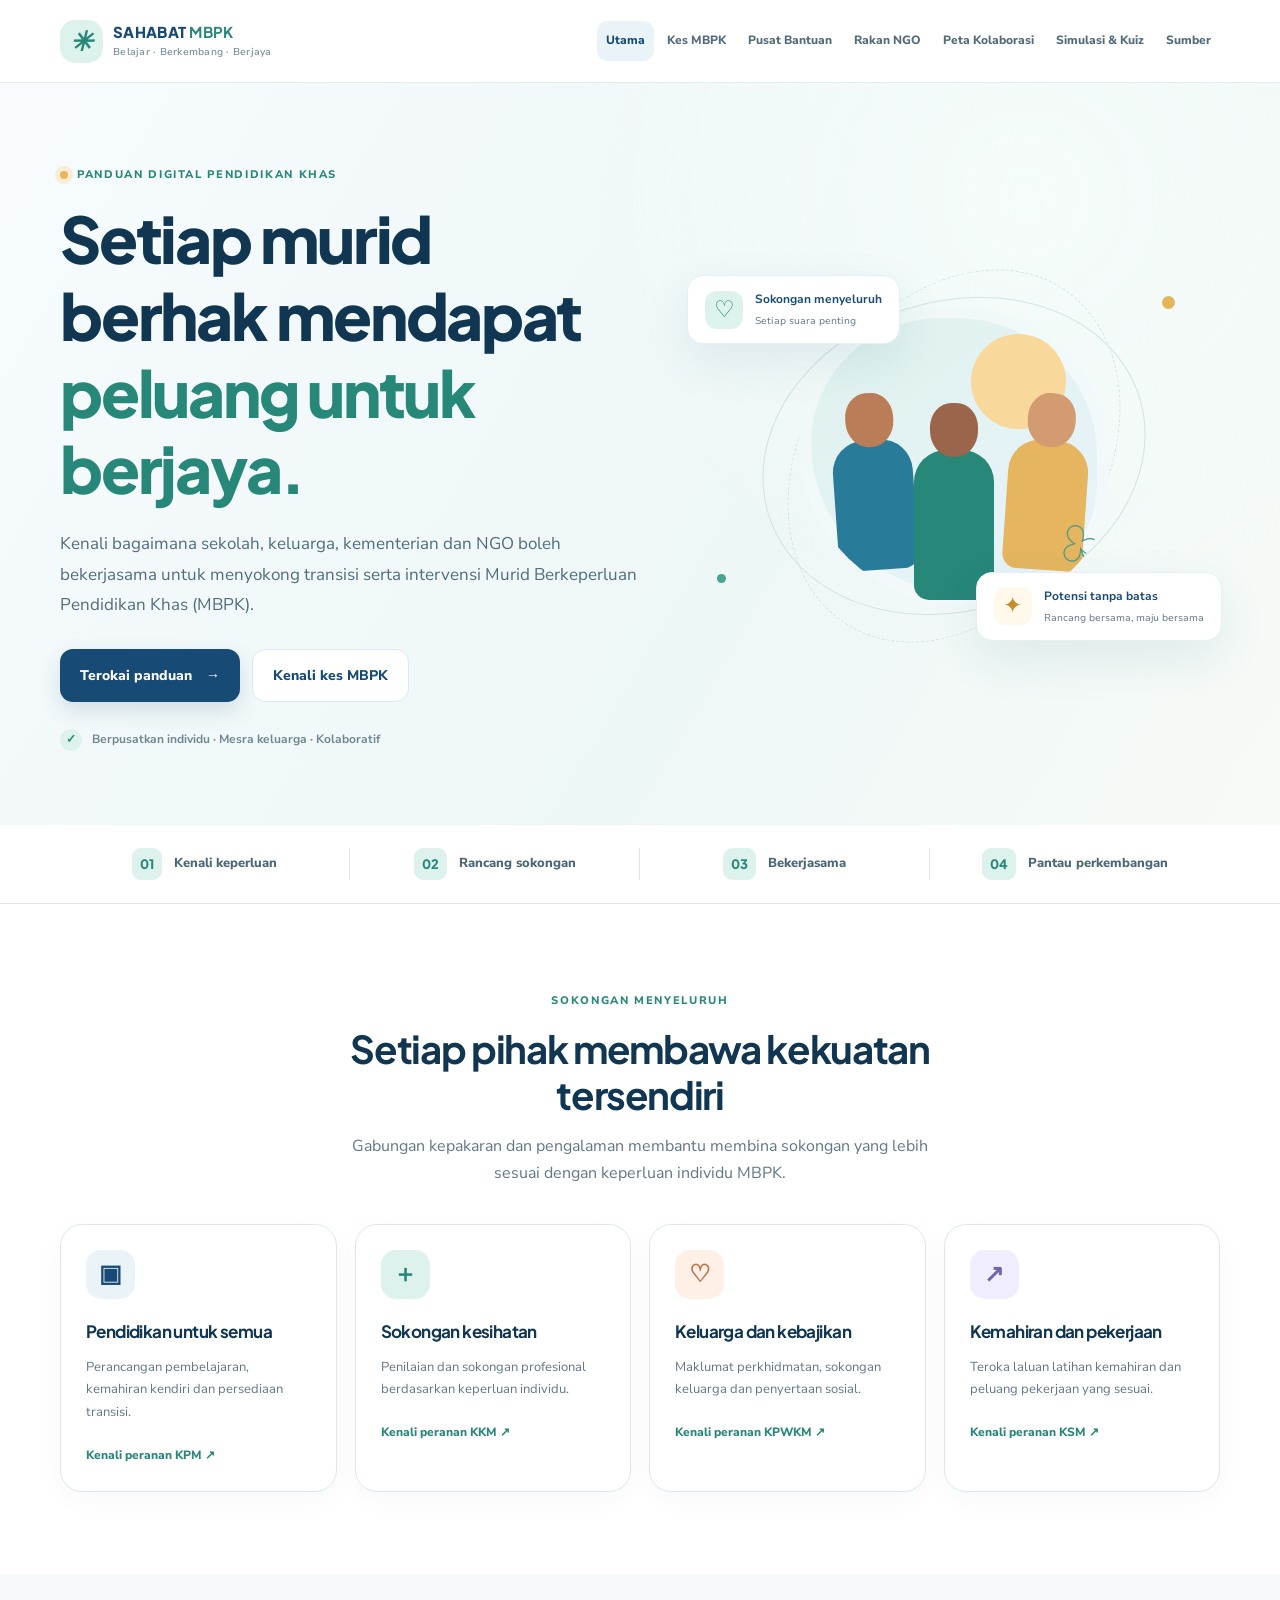
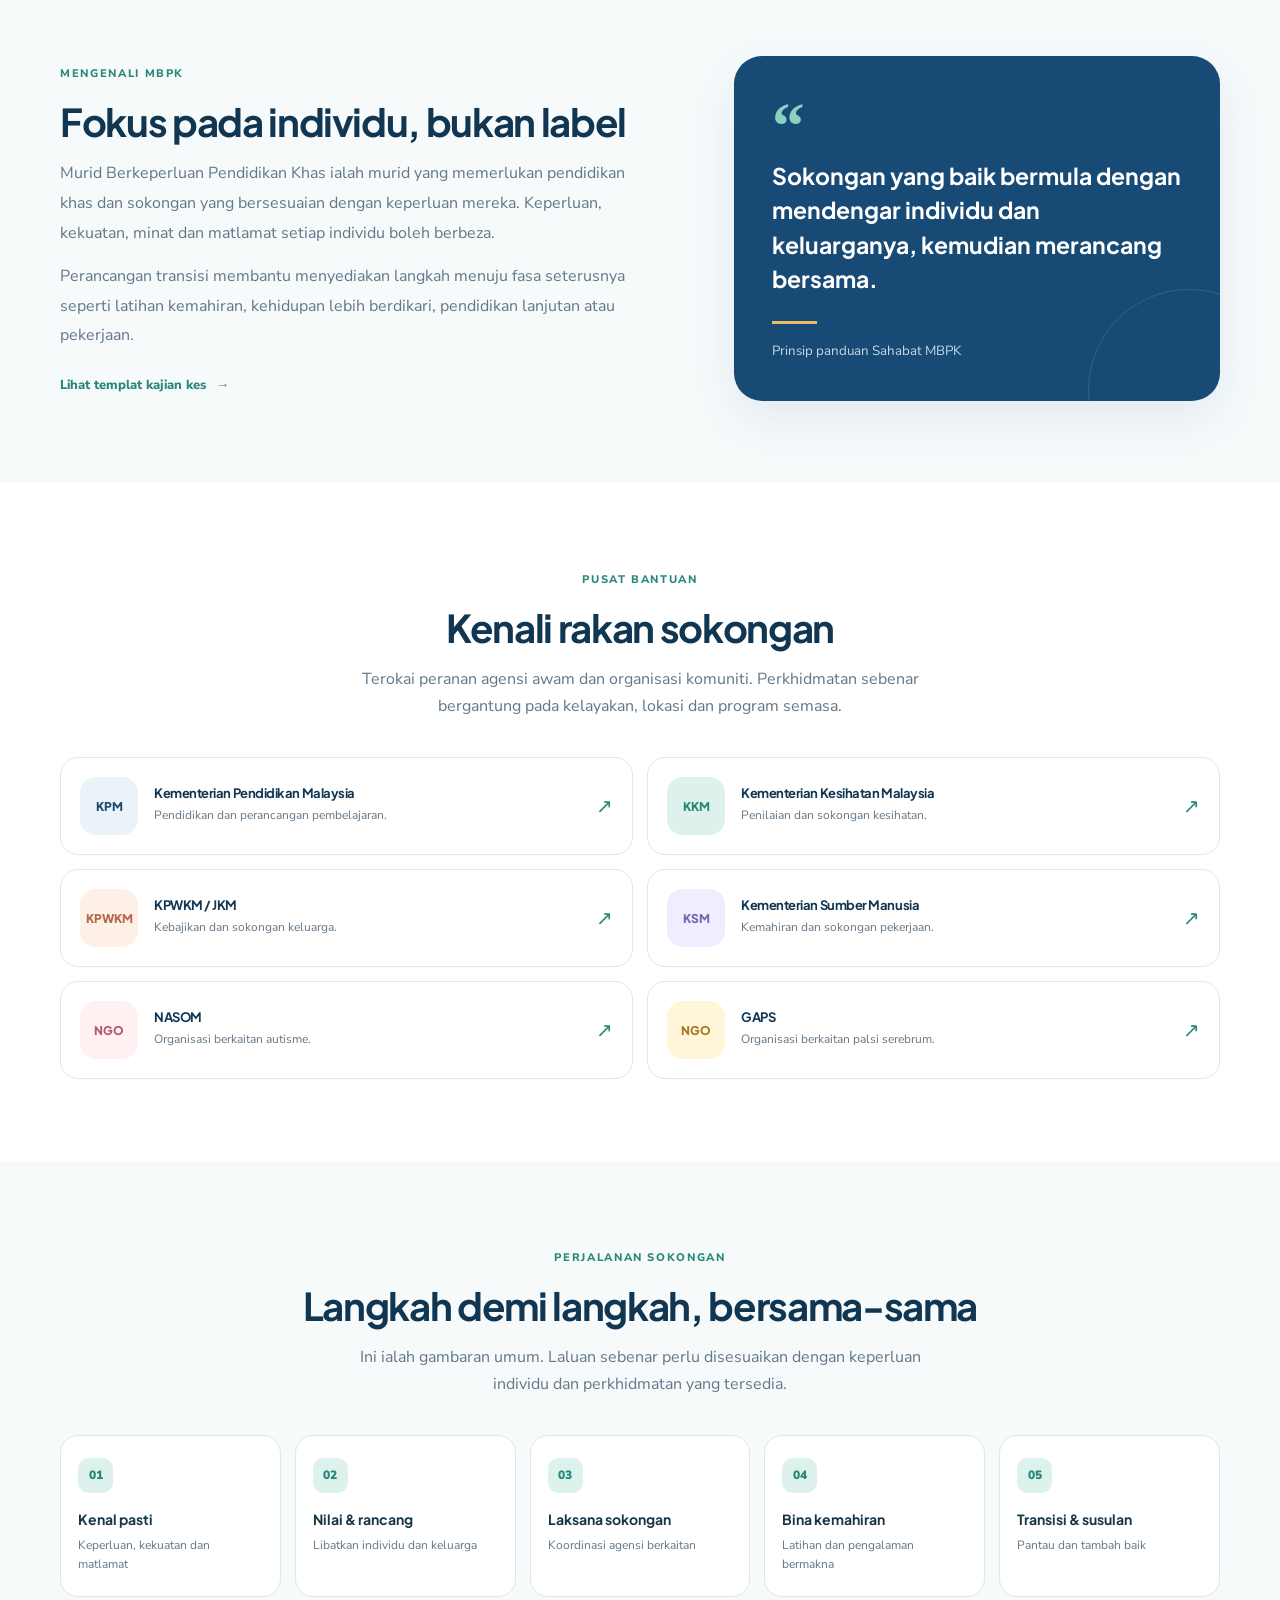
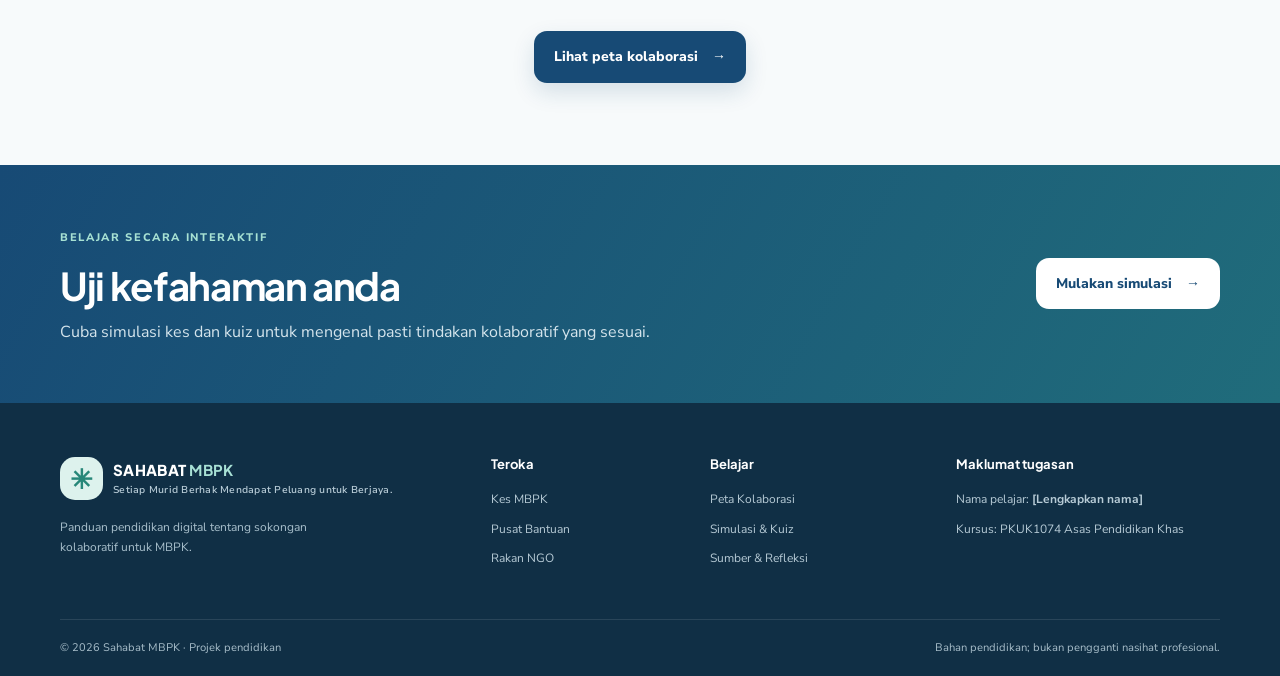
<file: index.html>
<!doctype html>
<html lang="ms">
<head>
  <meta charset="utf-8"><meta name="viewport" content="width=device-width, initial-scale=1">
  <meta name="description" content="Sahabat MBPK — panduan interaktif sokongan kolaboratif untuk Murid Berkeperluan Pendidikan Khas.">
  <title>Sahabat MBPK | Panduan Interaktif</title>
  <link rel="preconnect" href="https://fonts.googleapis.com"><link href="https://fonts.googleapis.com/css2?family=Nunito+Sans:wght@400;600;700;800&family=Plus+Jakarta+Sans:wght@500;600;700;800&display=swap" rel="stylesheet">
  <link rel="stylesheet" href="style.css"><script src="script.js" defer></script>
</head>
<body>
<a class="skip-link" href="#main">Langkau ke kandungan</a>
<header class="site-header"><div class="container nav-wrap">
  <a class="brand" href="index.html" aria-label="Sahabat MBPK - halaman utama"><span class="brand-mark"><i class="fa-symbol">✳</i></span><span>SAHABAT <b>MBPK</b><small>Belajar · Berkembang · Berjaya</small></span></a>
  <button class="menu-toggle" aria-label="Buka menu navigasi" aria-expanded="false">☰</button>
  <nav class="main-nav" aria-label="Navigasi utama">
    <a class="active" href="index.html">Utama</a><a href="kes-mbpk.html">Kes MBPK</a><a href="kementerian.html">Pusat Bantuan</a><a href="ngo.html">Rakan NGO</a><a href="kolaborasi.html">Peta Kolaborasi</a><a href="simulasi.html">Simulasi & Kuiz</a><a href="sumber.html">Sumber</a>
  </nav>
</div></header>
<main id="main">
<section class="hero"><div class="container hero-grid"><div class="hero-copy">
  <span class="eyebrow"><span class="eyebrow-dot"></span> PANDUAN DIGITAL PENDIDIKAN KHAS</span>
  <h1>Setiap murid berhak mendapat <em>peluang untuk berjaya.</em></h1>
  <p class="hero-lead">Kenali bagaimana sekolah, keluarga, kementerian dan NGO boleh bekerjasama untuk menyokong transisi serta intervensi Murid Berkeperluan Pendidikan Khas (MBPK).</p>
  <div class="hero-actions"><a class="btn btn-primary" href="kolaborasi.html">Terokai panduan <span aria-hidden="true">→</span></a><a class="btn btn-secondary" href="kes-mbpk.html">Kenali kes MBPK</a></div>
  <div class="hero-note"><span class="note-icon">✓</span><span>Berpusatkan individu · Mesra keluarga · Kolaboratif</span></div>
</div><div class="hero-art" role="img" aria-label="Ilustrasi simbolik komuniti pendidikan yang saling menyokong">
  <div class="art-orbit orbit-one"></div><div class="art-orbit orbit-two"></div>
  <div class="art-card art-card-top"><span class="art-icon teal">♡</span><div><b>Sokongan menyeluruh</b><small>Setiap suara penting</small></div></div>
  <div class="people-illustration"><div class="sun-shape"></div><div class="person person-blue"><span class="head"></span><span class="body"></span></div><div class="person person-teal"><span class="head"></span><span class="body"></span></div><div class="person person-gold"><span class="head"></span><span class="body"></span></div><div class="book-shape">✦</div><div class="plant-shape">♧</div></div>
  <div class="art-card art-card-bottom"><span class="art-icon gold">✦</span><div><b>Potensi tanpa batas</b><small>Rancang bersama, maju bersama</small></div></div>
  <span class="floating-dot dot-a"></span><span class="floating-dot dot-b"></span>
</div></div></section>
<section class="trust-strip"><div class="container trust-grid"><div><b>01</b><span>Kenali keperluan</span></div><div><b>02</b><span>Rancang sokongan</span></div><div><b>03</b><span>Bekerjasama</span></div><div><b>04</b><span>Pantau perkembangan</span></div></div></section>
<section class="section"><div class="container"><div class="section-heading"><span class="eyebrow">SOKONGAN MENYELURUH</span><h2>Setiap pihak membawa kekuatan tersendiri</h2><p>Gabungan kepakaran dan pengalaman membantu membina sokongan yang lebih sesuai dengan keperluan individu MBPK.</p></div>
<div class="feature-grid">
  <a class="feature-card" href="kementerian.html#kpm"><span class="feature-icon icon-blue">▣</span><h3>Pendidikan untuk semua</h3><p>Perancangan pembelajaran, kemahiran kendiri dan persediaan transisi.</p><span class="card-link">Kenali peranan KPM ↗</span></a>
  <a class="feature-card" href="kementerian.html#kkm"><span class="feature-icon icon-green">＋</span><h3>Sokongan kesihatan</h3><p>Penilaian dan sokongan profesional berdasarkan keperluan individu.</p><span class="card-link">Kenali peranan KKM ↗</span></a>
  <a class="feature-card" href="kementerian.html#kpwkm"><span class="feature-icon icon-peach">♡</span><h3>Keluarga dan kebajikan</h3><p>Maklumat perkhidmatan, sokongan keluarga dan penyertaan sosial.</p><span class="card-link">Kenali peranan KPWKM ↗</span></a>
  <a class="feature-card" href="kementerian.html#ksm"><span class="feature-icon icon-purple">↗</span><h3>Kemahiran dan pekerjaan</h3><p>Teroka laluan latihan kemahiran dan peluang pekerjaan yang sesuai.</p><span class="card-link">Kenali peranan KSM ↗</span></a>
</div></div></section>
<section class="section section-tint"><div class="container intro-grid"><div><span class="eyebrow">MENGENALI MBPK</span><h2>Fokus pada individu, bukan label</h2><p>Murid Berkeperluan Pendidikan Khas ialah murid yang memerlukan pendidikan khas dan sokongan yang bersesuaian dengan keperluan mereka. Keperluan, kekuatan, minat dan matlamat setiap individu boleh berbeza.</p><p>Perancangan transisi membantu menyediakan langkah menuju fasa seterusnya seperti latihan kemahiran, kehidupan lebih berdikari, pendidikan lanjutan atau pekerjaan.</p><a class="text-link" href="kes-mbpk.html">Lihat templat kajian kes <span>→</span></a></div><div class="quote-panel"><span class="quote-mark">“</span><blockquote>Sokongan yang baik bermula dengan mendengar individu dan keluarganya, kemudian merancang bersama.</blockquote><div class="quote-rule"></div><small>Prinsip panduan Sahabat MBPK</small></div></div></section>
<section class="section"><div class="container"><div class="section-heading"><span class="eyebrow">PUSAT BANTUAN</span><h2>Kenali rakan sokongan</h2><p>Terokai peranan agensi awam dan organisasi komuniti. Perkhidmatan sebenar bergantung pada kelayakan, lokasi dan program semasa.</p></div>
<div class="partner-grid">
  <a class="partner-card" href="kementerian.html#kpm"><span class="partner-symbol">KPM</span><div><h3>Kementerian Pendidikan Malaysia</h3><p>Pendidikan dan perancangan pembelajaran.</p></div><span class="arrow">↗</span></a>
  <a class="partner-card" href="kementerian.html#kkm"><span class="partner-symbol mint">KKM</span><div><h3>Kementerian Kesihatan Malaysia</h3><p>Penilaian dan sokongan kesihatan.</p></div><span class="arrow">↗</span></a>
  <a class="partner-card" href="kementerian.html#kpwkm"><span class="partner-symbol peach">KPWKM</span><div><h3>KPWKM / JKM</h3><p>Kebajikan dan sokongan keluarga.</p></div><span class="arrow">↗</span></a>
  <a class="partner-card" href="kementerian.html#ksm"><span class="partner-symbol lilac">KSM</span><div><h3>Kementerian Sumber Manusia</h3><p>Kemahiran dan sokongan pekerjaan.</p></div><span class="arrow">↗</span></a>
  <a class="partner-card" href="ngo.html#nasom"><span class="partner-symbol rose">NGO</span><div><h3>NASOM</h3><p>Organisasi berkaitan autisme.</p></div><span class="arrow">↗</span></a>
  <a class="partner-card" href="ngo.html#gaps"><span class="partner-symbol gold-bg">NGO</span><div><h3>GAPS</h3><p>Organisasi berkaitan palsi serebrum.</p></div><span class="arrow">↗</span></a>
</div></div></section>
<section class="section journey-section"><div class="container"><div class="section-heading"><span class="eyebrow">PERJALANAN SOKONGAN</span><h2>Langkah demi langkah, bersama-sama</h2><p>Ini ialah gambaran umum. Laluan sebenar perlu disesuaikan dengan keperluan individu dan perkhidmatan yang tersedia.</p></div>
<div class="journey"><div class="journey-step"><span>01</span><b>Kenal pasti</b><small>Keperluan, kekuatan dan matlamat</small></div><div class="journey-step"><span>02</span><b>Nilai & rancang</b><small>Libatkan individu dan keluarga</small></div><div class="journey-step"><span>03</span><b>Laksana sokongan</b><small>Koordinasi agensi berkaitan</small></div><div class="journey-step"><span>04</span><b>Bina kemahiran</b><small>Latihan dan pengalaman bermakna</small></div><div class="journey-step"><span>05</span><b>Transisi & susulan</b><small>Pantau dan tambah baik</small></div></div>
<div class="center-action"><a class="btn btn-primary" href="kolaborasi.html">Lihat peta kolaborasi <span>→</span></a></div></div></section>
<section class="cta-section"><div class="container cta-inner"><div><span class="eyebrow light">BELAJAR SECARA INTERAKTIF</span><h2>Uji kefahaman anda</h2><p>Cuba simulasi kes dan kuiz untuk mengenal pasti tindakan kolaboratif yang sesuai.</p></div><a class="btn btn-white" href="simulasi.html">Mulakan simulasi <span>→</span></a></div></section>
</main>
<footer class="site-footer"><div class="container footer-main"><div class="footer-brand"><a class="brand brand-light" href="index.html"><span class="brand-mark">✳</span><span>SAHABAT <b>MBPK</b><small>Setiap Murid Berhak Mendapat Peluang untuk Berjaya.</small></span></a><p>Panduan pendidikan digital tentang sokongan kolaboratif untuk MBPK.</p></div><div><h3>Teroka</h3><a href="kes-mbpk.html">Kes MBPK</a><a href="kementerian.html">Pusat Bantuan</a><a href="ngo.html">Rakan NGO</a></div><div><h3>Belajar</h3><a href="kolaborasi.html">Peta Kolaborasi</a><a href="simulasi.html">Simulasi & Kuiz</a><a href="sumber.html">Sumber & Refleksi</a></div><div><h3>Maklumat tugasan</h3><p>Nama pelajar: <strong>[Lengkapkan nama]</strong></p><p>Kursus: PKUK1074 Asas Pendidikan Khas</p></div></div><div class="container footer-bottom"><span>© <span class="year"></span> Sahabat MBPK · Projek pendidikan</span><span>Bahan pendidikan; bukan pengganti nasihat profesional.</span></div></footer>
</body></html>
</file>
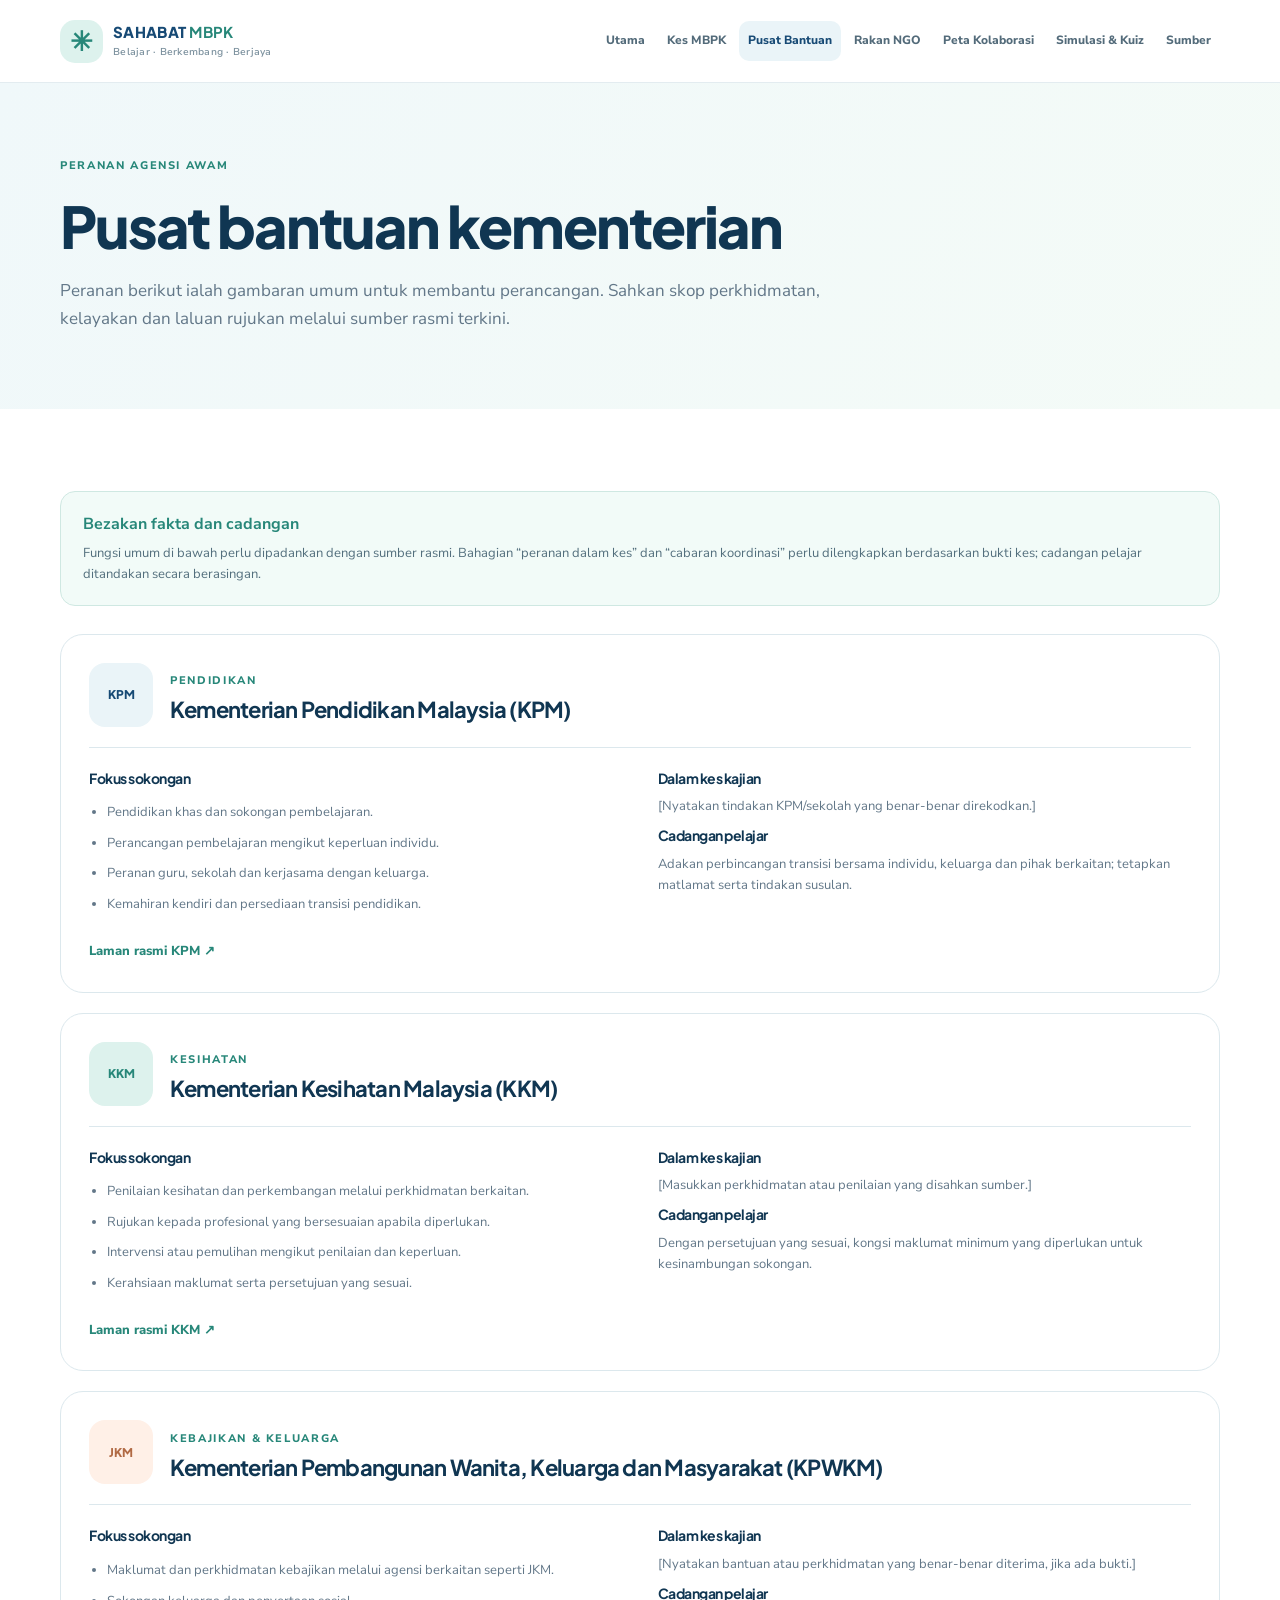
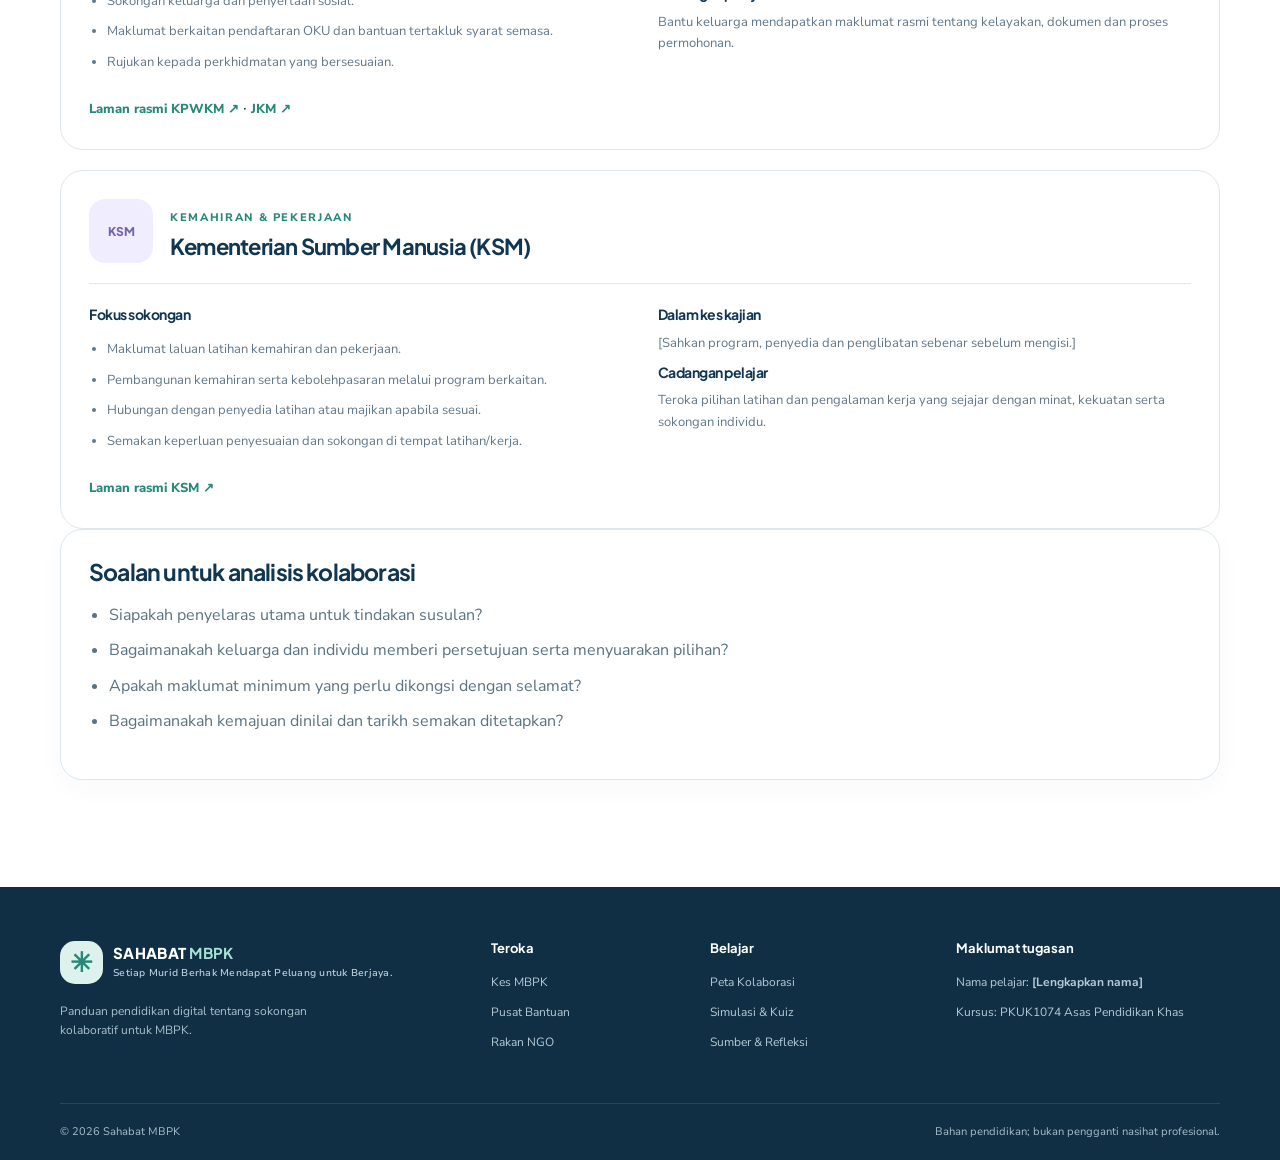
<file: kementerian.html>
<!doctype html><html lang="ms"><head><meta charset="utf-8"><meta name="viewport" content="width=device-width, initial-scale=1"><meta name="description" content="Pusat bantuan kementerian — Sahabat MBPK"><title>Pusat bantuan kementerian | Sahabat MBPK</title><link rel="preconnect" href="https://fonts.googleapis.com"><link href="https://fonts.googleapis.com/css2?family=Nunito+Sans:wght@400;600;700;800&family=Plus+Jakarta+Sans:wght@500;600;700;800&display=swap" rel="stylesheet"><link rel="stylesheet" href="style.css"><script src="script.js" defer></script></head><body><a class="skip-link" href="#main">Langkau ke kandungan</a><header class="site-header"><div class="container nav-wrap">
<a class="brand" href="index.html"><span class="brand-mark">✳</span><span>SAHABAT <b>MBPK</b><small>Belajar · Berkembang · Berjaya</small></span></a>
<button class="menu-toggle" aria-label="Buka menu navigasi" aria-expanded="false">☰</button>
<nav class="main-nav" aria-label="Navigasi utama"><a href="index.html">Utama</a><a href="kes-mbpk.html">Kes MBPK</a><a class="active" href="kementerian.html">Pusat Bantuan</a><a href="ngo.html">Rakan NGO</a><a href="kolaborasi.html">Peta Kolaborasi</a><a href="simulasi.html">Simulasi & Kuiz</a><a href="sumber.html">Sumber</a></nav>
</div></header><main id="main"><section class="page-hero"><div class="container"><span class="eyebrow">PERANAN AGENSI AWAM</span><h1>Pusat bantuan kementerian</h1><p>Peranan berikut ialah gambaran umum untuk membantu perancangan. Sahkan skop perkhidmatan, kelayakan dan laluan rujukan melalui sumber rasmi terkini.</p></div></section><section class="section"><div class="container">
<div class="notice"><b>Bezakan fakta dan cadangan</b><p>Fungsi umum di bawah perlu dipadankan dengan sumber rasmi. Bahagian “peranan dalam kes” dan “cabaran koordinasi” perlu dilengkapkan berdasarkan bukti kes; cadangan pelajar ditandakan secara berasingan.</p></div>
<div class="agency-list">
<article class="agency-card" id="kpm"><div class="agency-head"><span class="partner-symbol">KPM</span><div><span class="eyebrow">PENDIDIKAN</span><h2>Kementerian Pendidikan Malaysia (KPM)</h2></div></div><div class="agency-columns"><div><h3>Fokus sokongan</h3><ul><li>Pendidikan khas dan sokongan pembelajaran.</li><li>Perancangan pembelajaran mengikut keperluan individu.</li><li>Peranan guru, sekolah dan kerjasama dengan keluarga.</li><li>Kemahiran kendiri dan persediaan transisi pendidikan.</li></ul></div><div><h3>Dalam kes kajian</h3><p>[Nyatakan tindakan KPM/sekolah yang benar-benar direkodkan.]</p><h3>Cadangan pelajar</h3><p>Adakan perbincangan transisi bersama individu, keluarga dan pihak berkaitan; tetapkan matlamat serta tindakan susulan.</p></div></div><a class="text-link" href="https://www.moe.gov.my/" target="_blank" rel="noopener">Laman rasmi KPM ↗</a></article>
<article class="agency-card" id="kkm"><div class="agency-head"><span class="partner-symbol mint">KKM</span><div><span class="eyebrow">KESIHATAN</span><h2>Kementerian Kesihatan Malaysia (KKM)</h2></div></div><div class="agency-columns"><div><h3>Fokus sokongan</h3><ul><li>Penilaian kesihatan dan perkembangan melalui perkhidmatan berkaitan.</li><li>Rujukan kepada profesional yang bersesuaian apabila diperlukan.</li><li>Intervensi atau pemulihan mengikut penilaian dan keperluan.</li><li>Kerahsiaan maklumat serta persetujuan yang sesuai.</li></ul></div><div><h3>Dalam kes kajian</h3><p>[Masukkan perkhidmatan atau penilaian yang disahkan sumber.]</p><h3>Cadangan pelajar</h3><p>Dengan persetujuan yang sesuai, kongsi maklumat minimum yang diperlukan untuk kesinambungan sokongan.</p></div></div><a class="text-link" href="https://www.moh.gov.my/" target="_blank" rel="noopener">Laman rasmi KKM ↗</a></article>
<article class="agency-card" id="kpwkm"><div class="agency-head"><span class="partner-symbol peach">JKM</span><div><span class="eyebrow">KEBAJIKAN & KELUARGA</span><h2>Kementerian Pembangunan Wanita, Keluarga dan Masyarakat (KPWKM)</h2></div></div><div class="agency-columns"><div><h3>Fokus sokongan</h3><ul><li>Maklumat dan perkhidmatan kebajikan melalui agensi berkaitan seperti JKM.</li><li>Sokongan keluarga dan penyertaan sosial.</li><li>Maklumat berkaitan pendaftaran OKU dan bantuan tertakluk syarat semasa.</li><li>Rujukan kepada perkhidmatan yang bersesuaian.</li></ul></div><div><h3>Dalam kes kajian</h3><p>[Nyatakan bantuan atau perkhidmatan yang benar-benar diterima, jika ada bukti.]</p><h3>Cadangan pelajar</h3><p>Bantu keluarga mendapatkan maklumat rasmi tentang kelayakan, dokumen dan proses permohonan.</p></div></div><a class="text-link" href="https://www.kpwkm.gov.my/" target="_blank" rel="noopener">Laman rasmi KPWKM ↗</a> · <a class="text-link" href="https://www.jkm.gov.my/" target="_blank" rel="noopener">JKM ↗</a></article>
<article class="agency-card" id="ksm"><div class="agency-head"><span class="partner-symbol lilac">KSM</span><div><span class="eyebrow">KEMAHIRAN & PEKERJAAN</span><h2>Kementerian Sumber Manusia (KSM)</h2></div></div><div class="agency-columns"><div><h3>Fokus sokongan</h3><ul><li>Maklumat laluan latihan kemahiran dan pekerjaan.</li><li>Pembangunan kemahiran serta kebolehpasaran melalui program berkaitan.</li><li>Hubungan dengan penyedia latihan atau majikan apabila sesuai.</li><li>Semakan keperluan penyesuaian dan sokongan di tempat latihan/kerja.</li></ul></div><div><h3>Dalam kes kajian</h3><p>[Sahkan program, penyedia dan penglibatan sebenar sebelum mengisi.]</p><h3>Cadangan pelajar</h3><p>Teroka pilihan latihan dan pengalaman kerja yang sejajar dengan minat, kekuatan serta sokongan individu.</p></div></div><a class="text-link" href="https://www.mohr.gov.my/" target="_blank" rel="noopener">Laman rasmi KSM ↗</a></article>
</div>
<div class="panel"><h2>Soalan untuk analisis kolaborasi</h2><ul class="check-list"><li>Siapakah penyelaras utama untuk tindakan susulan?</li><li>Bagaimanakah keluarga dan individu memberi persetujuan serta menyuarakan pilihan?</li><li>Apakah maklumat minimum yang perlu dikongsi dengan selamat?</li><li>Bagaimanakah kemajuan dinilai dan tarikh semakan ditetapkan?</li></ul></div>
</div></section></main><footer class="site-footer"><div class="container footer-main"><div class="footer-brand"><a class="brand brand-light" href="index.html"><span class="brand-mark">✳</span><span>SAHABAT <b>MBPK</b><small>Setiap Murid Berhak Mendapat Peluang untuk Berjaya.</small></span></a><p>Panduan pendidikan digital tentang sokongan kolaboratif untuk MBPK.</p></div><div><h3>Teroka</h3><a href="kes-mbpk.html">Kes MBPK</a><a href="kementerian.html">Pusat Bantuan</a><a href="ngo.html">Rakan NGO</a></div><div><h3>Belajar</h3><a href="kolaborasi.html">Peta Kolaborasi</a><a href="simulasi.html">Simulasi & Kuiz</a><a href="sumber.html">Sumber & Refleksi</a></div><div><h3>Maklumat tugasan</h3><p>Nama pelajar: <strong>[Lengkapkan nama]</strong></p><p>Kursus: PKUK1074 Asas Pendidikan Khas</p></div></div><div class="container footer-bottom"><span>© <span class="year"></span> Sahabat MBPK</span><span>Bahan pendidikan; bukan pengganti nasihat profesional.</span></div></footer></body></html>
</file>
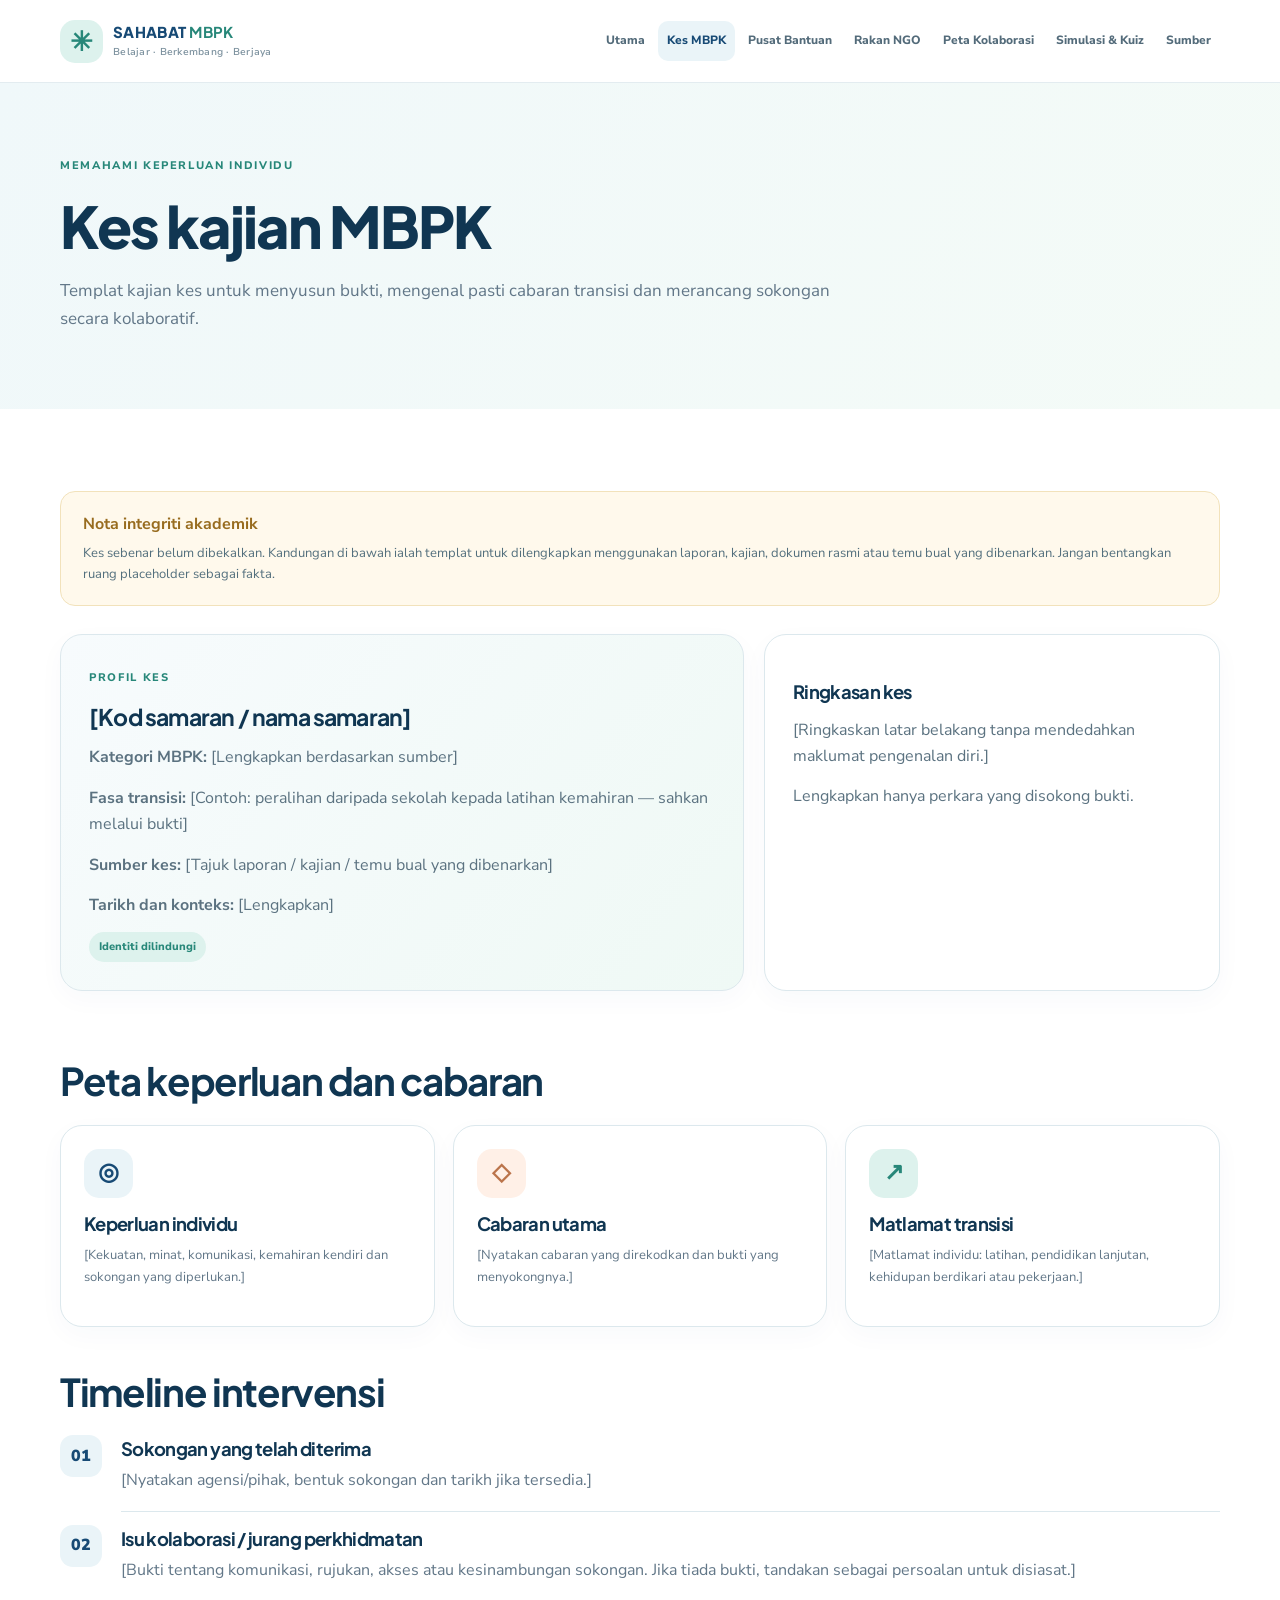
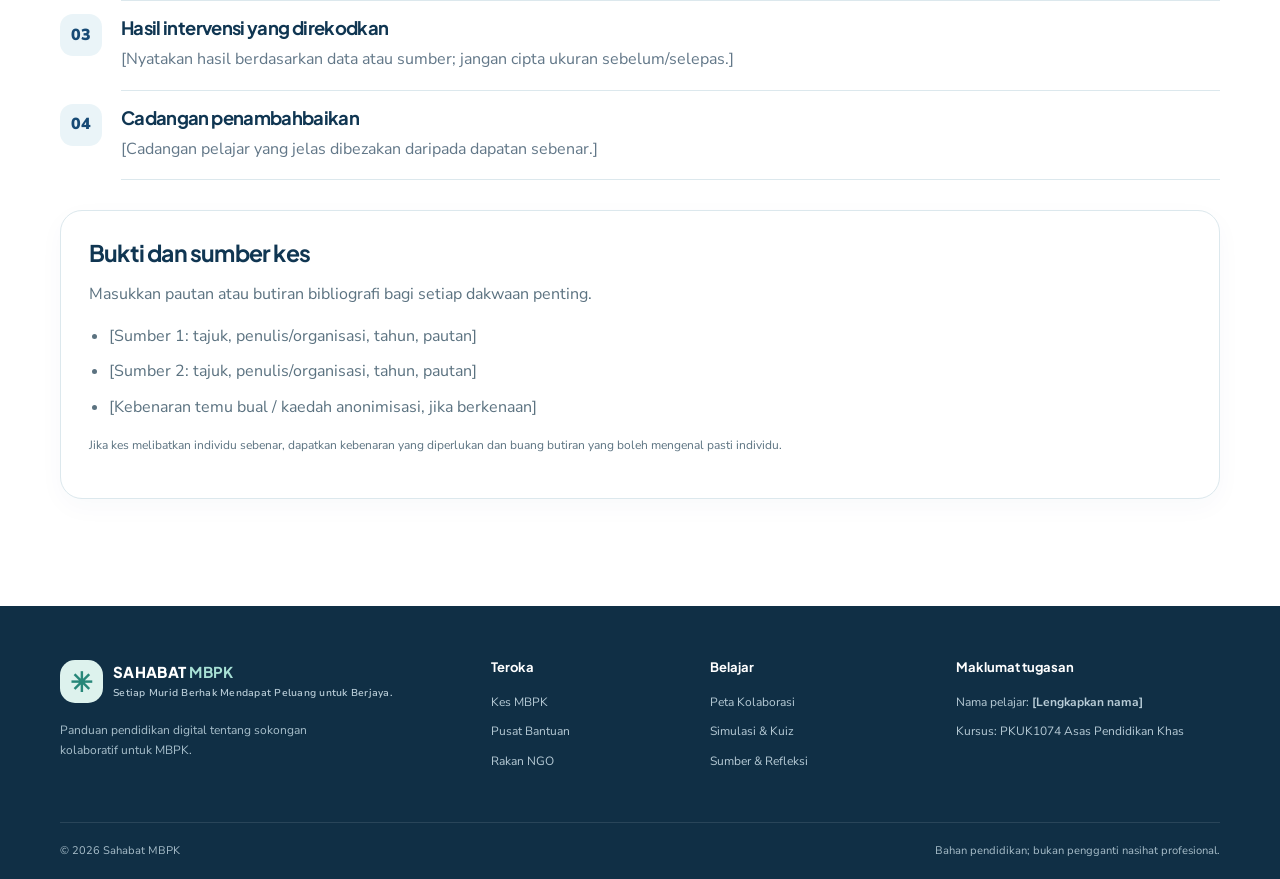
<file: kes-mbpk.html>
<!doctype html><html lang="ms"><head><meta charset="utf-8"><meta name="viewport" content="width=device-width, initial-scale=1"><meta name="description" content="Kes kajian MBPK — Sahabat MBPK"><title>Kes kajian MBPK | Sahabat MBPK</title><link rel="preconnect" href="https://fonts.googleapis.com"><link href="https://fonts.googleapis.com/css2?family=Nunito+Sans:wght@400;600;700;800&family=Plus+Jakarta+Sans:wght@500;600;700;800&display=swap" rel="stylesheet"><link rel="stylesheet" href="style.css"><script src="script.js" defer></script></head><body><a class="skip-link" href="#main">Langkau ke kandungan</a><header class="site-header"><div class="container nav-wrap">
<a class="brand" href="index.html"><span class="brand-mark">✳</span><span>SAHABAT <b>MBPK</b><small>Belajar · Berkembang · Berjaya</small></span></a>
<button class="menu-toggle" aria-label="Buka menu navigasi" aria-expanded="false">☰</button>
<nav class="main-nav" aria-label="Navigasi utama"><a href="index.html">Utama</a><a class="active" href="kes-mbpk.html">Kes MBPK</a><a href="kementerian.html">Pusat Bantuan</a><a href="ngo.html">Rakan NGO</a><a href="kolaborasi.html">Peta Kolaborasi</a><a href="simulasi.html">Simulasi & Kuiz</a><a href="sumber.html">Sumber</a></nav>
</div></header><main id="main"><section class="page-hero"><div class="container"><span class="eyebrow">MEMAHAMI KEPERLUAN INDIVIDU</span><h1>Kes kajian MBPK</h1><p>Templat kajian kes untuk menyusun bukti, mengenal pasti cabaran transisi dan merancang sokongan secara kolaboratif.</p></div></section><section class="section"><div class="container">
<div class="notice notice-warn"><b>Nota integriti akademik</b><p>Kes sebenar belum dibekalkan. Kandungan di bawah ialah templat untuk dilengkapkan menggunakan laporan, kajian, dokumen rasmi atau temu bual yang dibenarkan. Jangan bentangkan ruang placeholder sebagai fakta.</p></div>
<div class="profile-grid"><article class="panel profile-main"><span class="eyebrow">PROFIL KES</span><h2>[Kod samaran / nama samaran]</h2><p><b>Kategori MBPK:</b> [Lengkapkan berdasarkan sumber]</p><p><b>Fasa transisi:</b> [Contoh: peralihan daripada sekolah kepada latihan kemahiran — sahkan melalui bukti]</p><p><b>Sumber kes:</b> [Tajuk laporan / kajian / temu bual yang dibenarkan]</p><p><b>Tarikh dan konteks:</b> [Lengkapkan]</p><span class="tag">Identiti dilindungi</span></article><aside class="panel"><h3>Ringkasan kes</h3><p>[Ringkaskan latar belakang tanpa mendedahkan maklumat pengenalan diri.]</p><p class="muted">Lengkapkan hanya perkara yang disokong bukti.</p></aside></div>
<h2 class="subheading">Peta keperluan dan cabaran</h2><div class="three-grid"><article class="info-card"><span class="feature-icon icon-blue">◎</span><h3>Keperluan individu</h3><p>[Kekuatan, minat, komunikasi, kemahiran kendiri dan sokongan yang diperlukan.]</p></article><article class="info-card"><span class="feature-icon icon-peach">◇</span><h3>Cabaran utama</h3><p>[Nyatakan cabaran yang direkodkan dan bukti yang menyokongnya.]</p></article><article class="info-card"><span class="feature-icon icon-green">↗</span><h3>Matlamat transisi</h3><p>[Matlamat individu: latihan, pendidikan lanjutan, kehidupan berdikari atau pekerjaan.]</p></article></div>
<h2 class="subheading">Timeline intervensi</h2><div class="timeline"><div><span>01</span><article><h3>Sokongan yang telah diterima</h3><p>[Nyatakan agensi/pihak, bentuk sokongan dan tarikh jika tersedia.]</p></article></div><div><span>02</span><article><h3>Isu kolaborasi / jurang perkhidmatan</h3><p>[Bukti tentang komunikasi, rujukan, akses atau kesinambungan sokongan. Jika tiada bukti, tandakan sebagai persoalan untuk disiasat.]</p></article></div><div><span>03</span><article><h3>Hasil intervensi yang direkodkan</h3><p>[Nyatakan hasil berdasarkan data atau sumber; jangan cipta ukuran sebelum/selepas.]</p></article></div><div><span>04</span><article><h3>Cadangan penambahbaikan</h3><p>[Cadangan pelajar yang jelas dibezakan daripada dapatan sebenar.]</p></article></div></div>
<div class="panel source-panel"><h2>Bukti dan sumber kes</h2><p>Masukkan pautan atau butiran bibliografi bagi setiap dakwaan penting.</p><ul class="check-list"><li>[Sumber 1: tajuk, penulis/organisasi, tahun, pautan]</li><li>[Sumber 2: tajuk, penulis/organisasi, tahun, pautan]</li><li>[Kebenaran temu bual / kaedah anonimisasi, jika berkenaan]</li></ul><p class="small muted">Jika kes melibatkan individu sebenar, dapatkan kebenaran yang diperlukan dan buang butiran yang boleh mengenal pasti individu.</p></div>
</div></section></main><footer class="site-footer"><div class="container footer-main"><div class="footer-brand"><a class="brand brand-light" href="index.html"><span class="brand-mark">✳</span><span>SAHABAT <b>MBPK</b><small>Setiap Murid Berhak Mendapat Peluang untuk Berjaya.</small></span></a><p>Panduan pendidikan digital tentang sokongan kolaboratif untuk MBPK.</p></div><div><h3>Teroka</h3><a href="kes-mbpk.html">Kes MBPK</a><a href="kementerian.html">Pusat Bantuan</a><a href="ngo.html">Rakan NGO</a></div><div><h3>Belajar</h3><a href="kolaborasi.html">Peta Kolaborasi</a><a href="simulasi.html">Simulasi & Kuiz</a><a href="sumber.html">Sumber & Refleksi</a></div><div><h3>Maklumat tugasan</h3><p>Nama pelajar: <strong>[Lengkapkan nama]</strong></p><p>Kursus: PKUK1074 Asas Pendidikan Khas</p></div></div><div class="container footer-bottom"><span>© <span class="year"></span> Sahabat MBPK</span><span>Bahan pendidikan; bukan pengganti nasihat profesional.</span></div></footer></body></html>
</file>
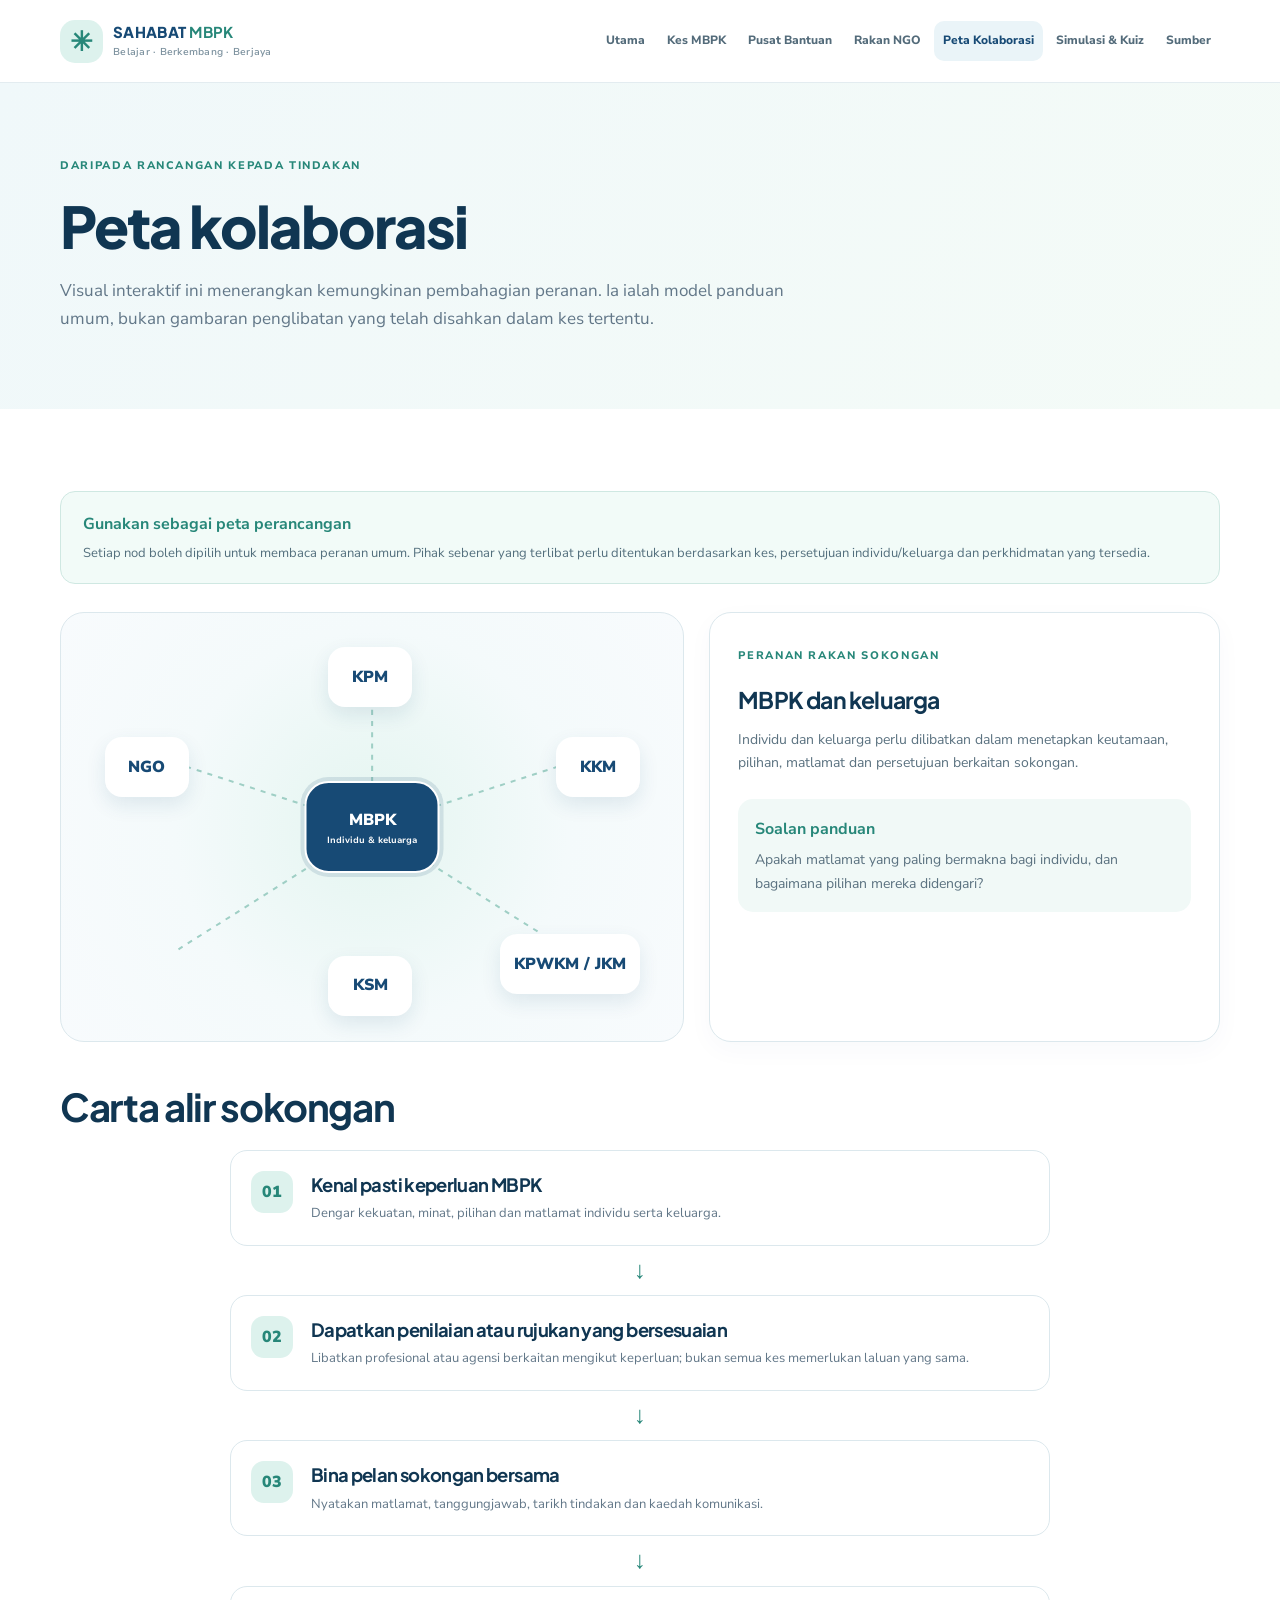
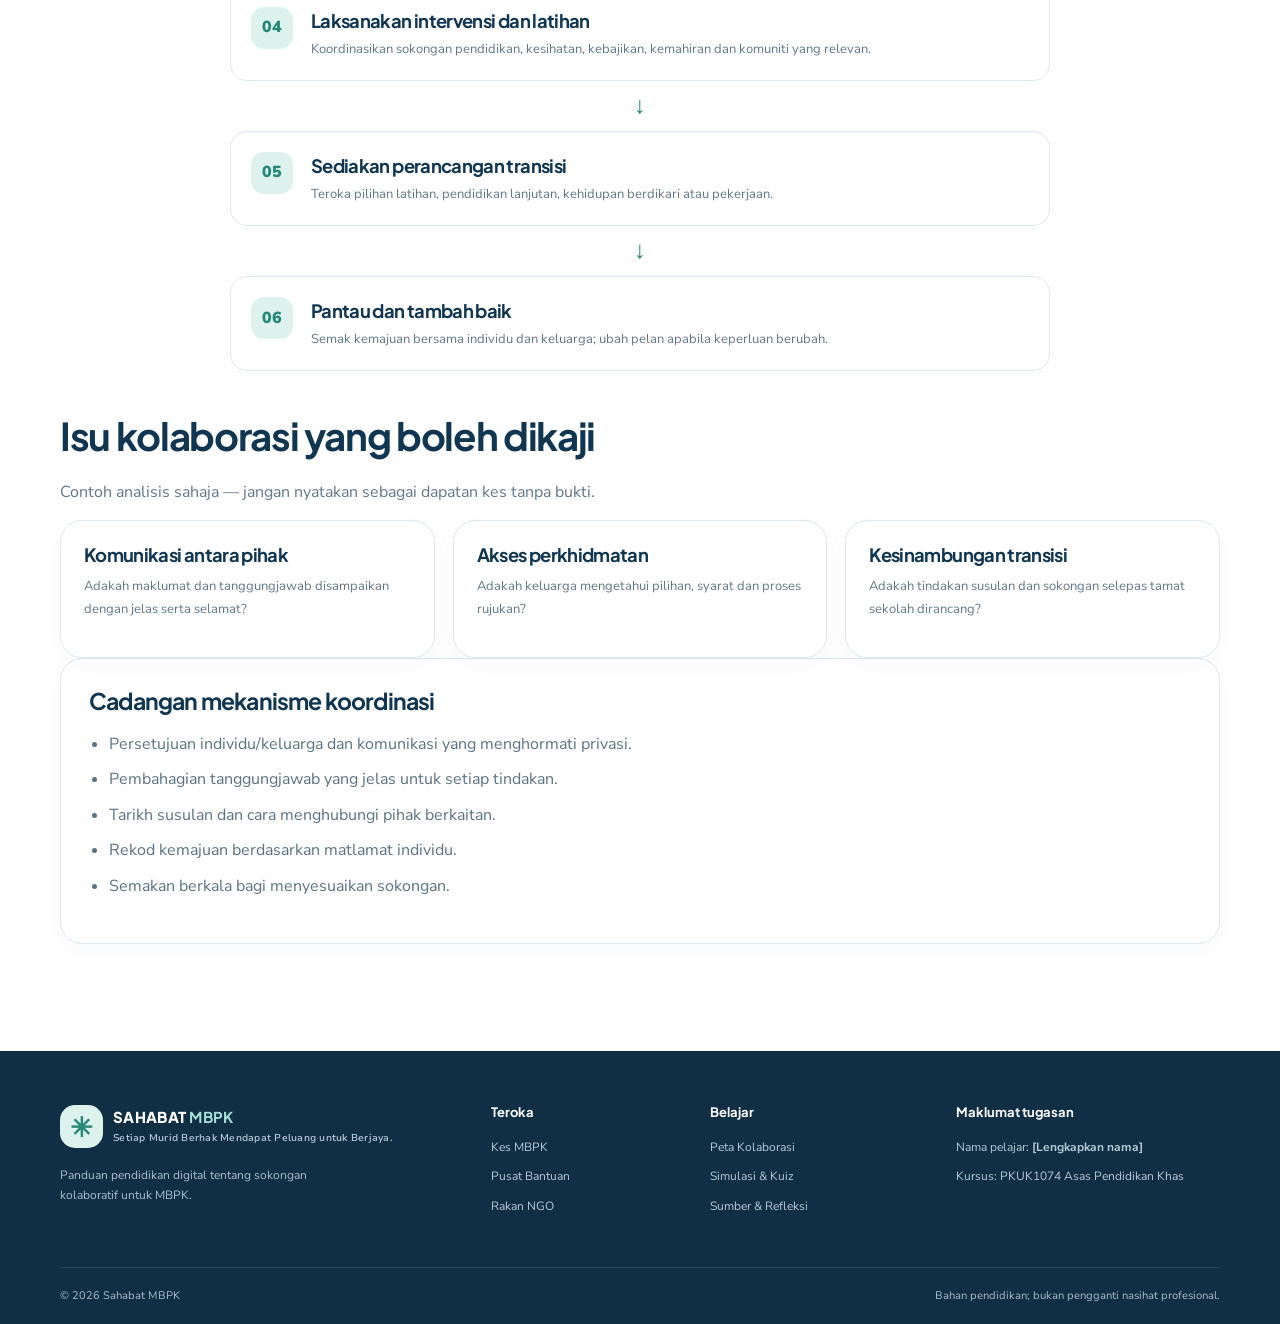
<file: kolaborasi.html>
<!doctype html><html lang="ms"><head><meta charset="utf-8"><meta name="viewport" content="width=device-width, initial-scale=1"><meta name="description" content="Peta kolaborasi — Sahabat MBPK"><title>Peta kolaborasi | Sahabat MBPK</title><link rel="preconnect" href="https://fonts.googleapis.com"><link href="https://fonts.googleapis.com/css2?family=Nunito+Sans:wght@400;600;700;800&family=Plus+Jakarta+Sans:wght@500;600;700;800&display=swap" rel="stylesheet"><link rel="stylesheet" href="style.css"><script src="script.js" defer></script></head><body><a class="skip-link" href="#main">Langkau ke kandungan</a><header class="site-header"><div class="container nav-wrap">
<a class="brand" href="index.html"><span class="brand-mark">✳</span><span>SAHABAT <b>MBPK</b><small>Belajar · Berkembang · Berjaya</small></span></a>
<button class="menu-toggle" aria-label="Buka menu navigasi" aria-expanded="false">☰</button>
<nav class="main-nav" aria-label="Navigasi utama"><a href="index.html">Utama</a><a href="kes-mbpk.html">Kes MBPK</a><a href="kementerian.html">Pusat Bantuan</a><a href="ngo.html">Rakan NGO</a><a class="active" href="kolaborasi.html">Peta Kolaborasi</a><a href="simulasi.html">Simulasi & Kuiz</a><a href="sumber.html">Sumber</a></nav>
</div></header><main id="main"><section class="page-hero"><div class="container"><span class="eyebrow">DARIPADA RANCANGAN KEPADA TINDAKAN</span><h1>Peta kolaborasi</h1><p>Visual interaktif ini menerangkan kemungkinan pembahagian peranan. Ia ialah model panduan umum, bukan gambaran penglibatan yang telah disahkan dalam kes tertentu.</p></div></section><section class="section"><div class="container">
<div class="notice"><b>Gunakan sebagai peta perancangan</b><p>Setiap nod boleh dipilih untuk membaca peranan umum. Pihak sebenar yang terlibat perlu ditentukan berdasarkan kes, persetujuan individu/keluarga dan perkhidmatan yang tersedia.</p></div>
<div class="collab-layout"><div class="collab-map" aria-label="Peta kolaborasi interaktif"><button class="map-node node-center active" data-node="mbpk">MBPK<br><small>Individu & keluarga</small></button><button class="map-node node-kpm" data-node="kpm">KPM</button><button class="map-node node-kkm" data-node="kkm">KKM</button><button class="map-node node-kpwkm" data-node="kpwkm">KPWKM / JKM</button><button class="map-node node-ksm" data-node="ksm">KSM</button><button class="map-node node-ngo" data-node="ngo">NGO</button><svg class="map-lines" viewBox="0 0 600 420" aria-hidden="true"><line x1="300" y1="210" x2="300" y2="65"/><line x1="300" y1="210" x2="500" y2="145"/><line x1="300" y1="210" x2="490" y2="330"/><line x1="300" y1="210" x2="110" y2="330"/><line x1="300" y1="210" x2="100" y2="145"/></svg></div>
<article class="panel node-detail" aria-live="polite"><span class="eyebrow">PERANAN RAKAN SOKONGAN</span><h2 id="node-title">MBPK dan keluarga</h2><p id="node-copy">Individu dan keluarga perlu dilibatkan dalam menetapkan keutamaan, pilihan, matlamat dan persetujuan berkaitan sokongan.</p><div class="detail-callout"><b>Soalan panduan</b><p id="node-question">Apakah matlamat yang paling bermakna bagi individu, dan bagaimana pilihan mereka didengari?</p></div></article></div>
<h2 class="subheading">Carta alir sokongan</h2><div class="flow-list"><div class="flow-step"><span>01</span><div><h3>Kenal pasti keperluan MBPK</h3><p>Dengar kekuatan, minat, pilihan dan matlamat individu serta keluarga.</p></div></div><div class="flow-arrow">↓</div><div class="flow-step"><span>02</span><div><h3>Dapatkan penilaian atau rujukan yang bersesuaian</h3><p>Libatkan profesional atau agensi berkaitan mengikut keperluan; bukan semua kes memerlukan laluan yang sama.</p></div></div><div class="flow-arrow">↓</div><div class="flow-step"><span>03</span><div><h3>Bina pelan sokongan bersama</h3><p>Nyatakan matlamat, tanggungjawab, tarikh tindakan dan kaedah komunikasi.</p></div></div><div class="flow-arrow">↓</div><div class="flow-step"><span>04</span><div><h3>Laksanakan intervensi dan latihan</h3><p>Koordinasikan sokongan pendidikan, kesihatan, kebajikan, kemahiran dan komuniti yang relevan.</p></div></div><div class="flow-arrow">↓</div><div class="flow-step"><span>05</span><div><h3>Sediakan perancangan transisi</h3><p>Teroka pilihan latihan, pendidikan lanjutan, kehidupan berdikari atau pekerjaan.</p></div></div><div class="flow-arrow">↓</div><div class="flow-step"><span>06</span><div><h3>Pantau dan tambah baik</h3><p>Semak kemajuan bersama individu dan keluarga; ubah pelan apabila keperluan berubah.</p></div></div></div>
<h2 class="subheading">Isu kolaborasi yang boleh dikaji</h2><p class="muted">Contoh analisis sahaja — jangan nyatakan sebagai dapatan kes tanpa bukti.</p><div class="three-grid"><article class="info-card"><h3>Komunikasi antara pihak</h3><p>Adakah maklumat dan tanggungjawab disampaikan dengan jelas serta selamat?</p></article><article class="info-card"><h3>Akses perkhidmatan</h3><p>Adakah keluarga mengetahui pilihan, syarat dan proses rujukan?</p></article><article class="info-card"><h3>Kesinambungan transisi</h3><p>Adakah tindakan susulan dan sokongan selepas tamat sekolah dirancang?</p></article></div>
<div class="panel"><h2>Cadangan mekanisme koordinasi</h2><ul class="check-list"><li>Persetujuan individu/keluarga dan komunikasi yang menghormati privasi.</li><li>Pembahagian tanggungjawab yang jelas untuk setiap tindakan.</li><li>Tarikh susulan dan cara menghubungi pihak berkaitan.</li><li>Rekod kemajuan berdasarkan matlamat individu.</li><li>Semakan berkala bagi menyesuaikan sokongan.</li></ul></div>
</div></section></main><footer class="site-footer"><div class="container footer-main"><div class="footer-brand"><a class="brand brand-light" href="index.html"><span class="brand-mark">✳</span><span>SAHABAT <b>MBPK</b><small>Setiap Murid Berhak Mendapat Peluang untuk Berjaya.</small></span></a><p>Panduan pendidikan digital tentang sokongan kolaboratif untuk MBPK.</p></div><div><h3>Teroka</h3><a href="kes-mbpk.html">Kes MBPK</a><a href="kementerian.html">Pusat Bantuan</a><a href="ngo.html">Rakan NGO</a></div><div><h3>Belajar</h3><a href="kolaborasi.html">Peta Kolaborasi</a><a href="simulasi.html">Simulasi & Kuiz</a><a href="sumber.html">Sumber & Refleksi</a></div><div><h3>Maklumat tugasan</h3><p>Nama pelajar: <strong>[Lengkapkan nama]</strong></p><p>Kursus: PKUK1074 Asas Pendidikan Khas</p></div></div><div class="container footer-bottom"><span>© <span class="year"></span> Sahabat MBPK</span><span>Bahan pendidikan; bukan pengganti nasihat profesional.</span></div></footer></body></html>
</file>
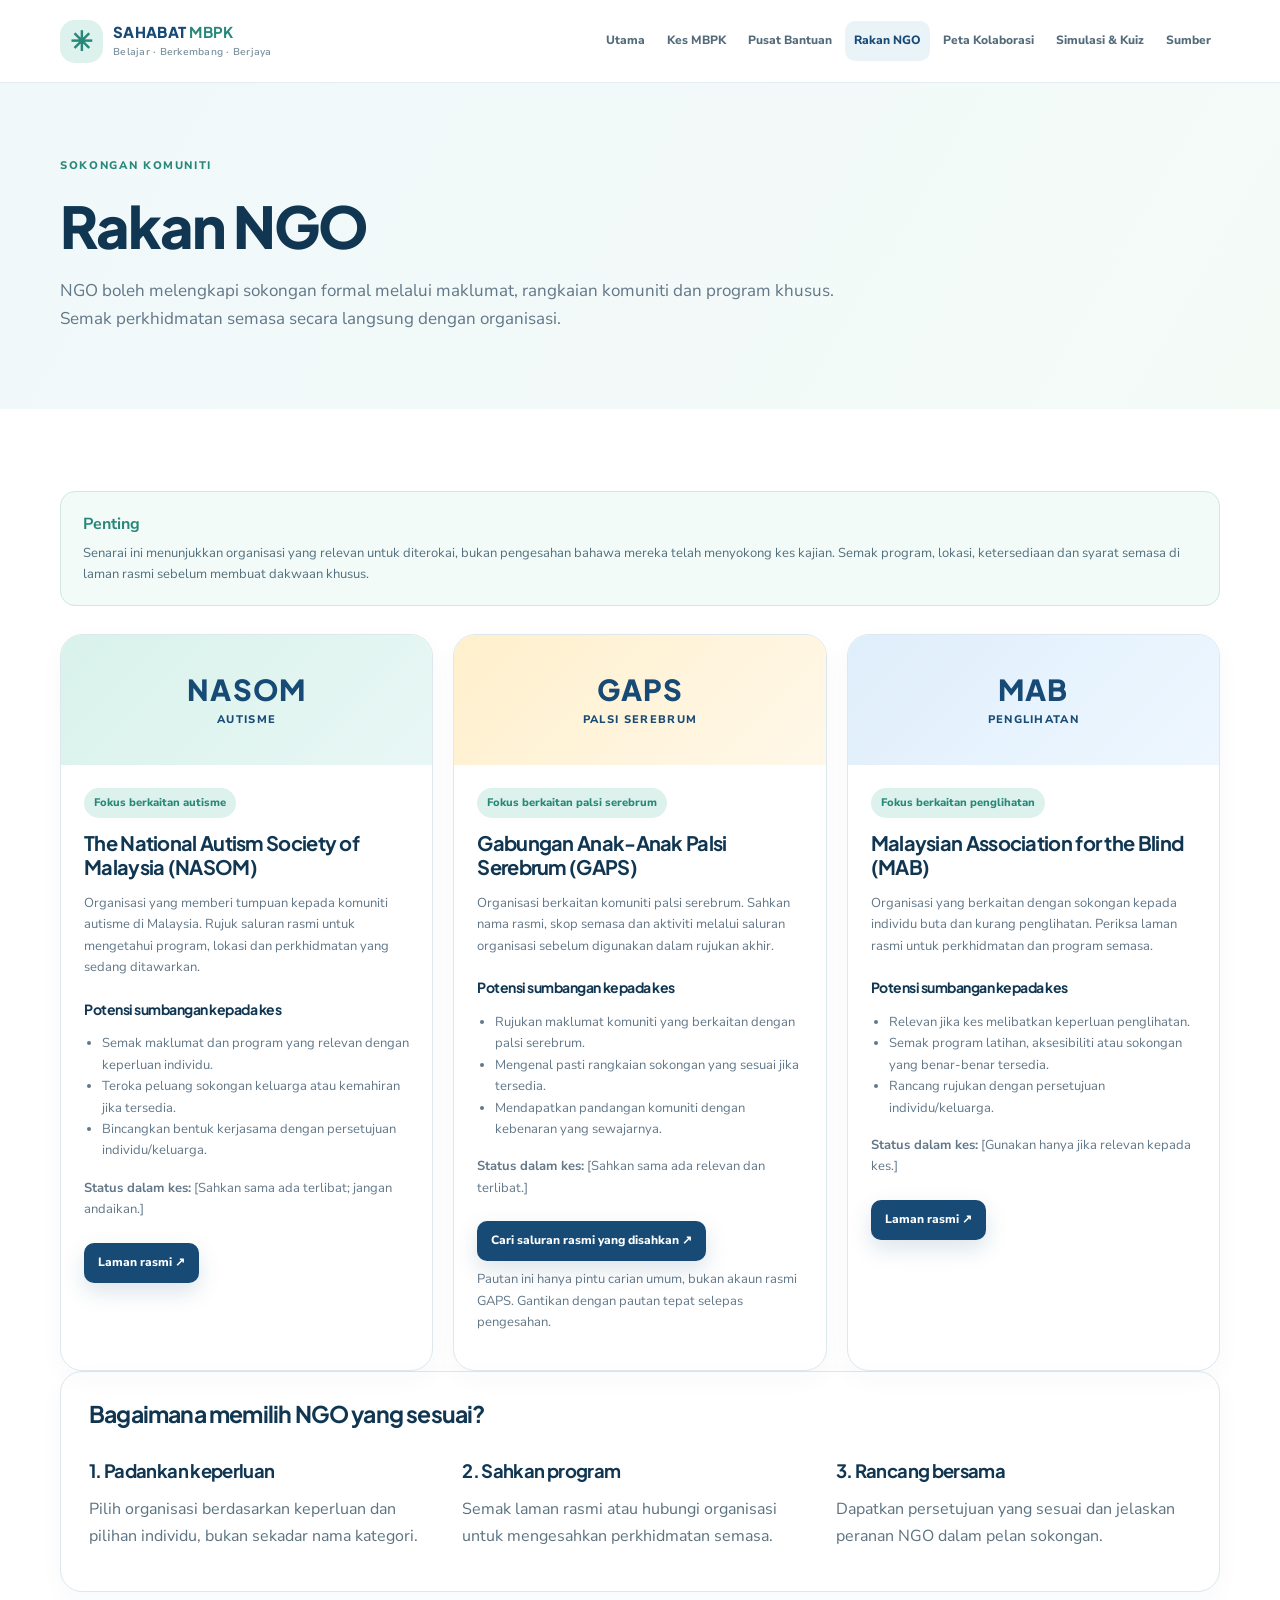
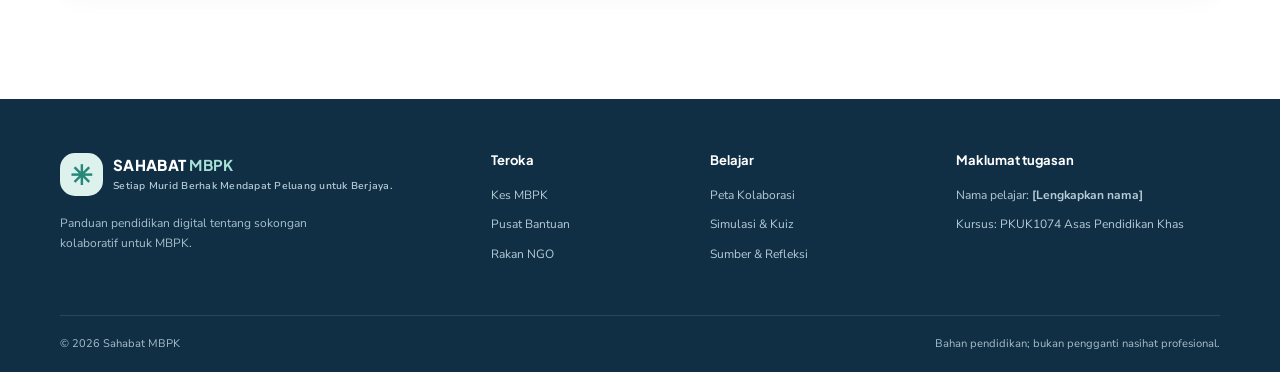
<file: ngo.html>
<!doctype html><html lang="ms"><head><meta charset="utf-8"><meta name="viewport" content="width=device-width, initial-scale=1"><meta name="description" content="Rakan NGO — Sahabat MBPK"><title>Rakan NGO | Sahabat MBPK</title><link rel="preconnect" href="https://fonts.googleapis.com"><link href="https://fonts.googleapis.com/css2?family=Nunito+Sans:wght@400;600;700;800&family=Plus+Jakarta+Sans:wght@500;600;700;800&display=swap" rel="stylesheet"><link rel="stylesheet" href="style.css"><script src="script.js" defer></script></head><body><a class="skip-link" href="#main">Langkau ke kandungan</a><header class="site-header"><div class="container nav-wrap">
<a class="brand" href="index.html"><span class="brand-mark">✳</span><span>SAHABAT <b>MBPK</b><small>Belajar · Berkembang · Berjaya</small></span></a>
<button class="menu-toggle" aria-label="Buka menu navigasi" aria-expanded="false">☰</button>
<nav class="main-nav" aria-label="Navigasi utama"><a href="index.html">Utama</a><a href="kes-mbpk.html">Kes MBPK</a><a href="kementerian.html">Pusat Bantuan</a><a class="active" href="ngo.html">Rakan NGO</a><a href="kolaborasi.html">Peta Kolaborasi</a><a href="simulasi.html">Simulasi & Kuiz</a><a href="sumber.html">Sumber</a></nav>
</div></header><main id="main"><section class="page-hero"><div class="container"><span class="eyebrow">SOKONGAN KOMUNITI</span><h1>Rakan NGO</h1><p>NGO boleh melengkapi sokongan formal melalui maklumat, rangkaian komuniti dan program khusus. Semak perkhidmatan semasa secara langsung dengan organisasi.</p></div></section><section class="section"><div class="container">
<div class="notice"><b>Penting</b><p>Senarai ini menunjukkan organisasi yang relevan untuk diterokai, bukan pengesahan bahawa mereka telah menyokong kes kajian. Semak program, lokasi, ketersediaan dan syarat semasa di laman rasmi sebelum membuat dakwaan khusus.</p></div>
<div class="ngo-grid">
<article class="ngo-card" id="nasom"><div class="ngo-banner banner-teal"><span>NASOM</span><small>Autisme</small></div><div class="ngo-body"><span class="tag">Fokus berkaitan autisme</span><h2>The National Autism Society of Malaysia (NASOM)</h2><p>Organisasi yang memberi tumpuan kepada komuniti autisme di Malaysia. Rujuk saluran rasmi untuk mengetahui program, lokasi dan perkhidmatan yang sedang ditawarkan.</p><h3>Potensi sumbangan kepada kes</h3><ul><li>Semak maklumat dan program yang relevan dengan keperluan individu.</li><li>Teroka peluang sokongan keluarga atau kemahiran jika tersedia.</li><li>Bincangkan bentuk kerjasama dengan persetujuan individu/keluarga.</li></ul><p><b>Status dalam kes:</b> [Sahkan sama ada terlibat; jangan andaikan.]</p><a class="btn btn-primary btn-small" href="https://www.nasom.org.my/" target="_blank" rel="noopener">Laman rasmi ↗</a></div></article>
<article class="ngo-card" id="gaps"><div class="ngo-banner banner-gold"><span>GAPS</span><small>Palsi serebrum</small></div><div class="ngo-body"><span class="tag">Fokus berkaitan palsi serebrum</span><h2>Gabungan Anak-Anak Palsi Serebrum (GAPS)</h2><p>Organisasi berkaitan komuniti palsi serebrum. Sahkan nama rasmi, skop semasa dan aktiviti melalui saluran organisasi sebelum digunakan dalam rujukan akhir.</p><h3>Potensi sumbangan kepada kes</h3><ul><li>Rujukan maklumat komuniti yang berkaitan dengan palsi serebrum.</li><li>Mengenal pasti rangkaian sokongan yang sesuai jika tersedia.</li><li>Mendapatkan pandangan komuniti dengan kebenaran yang sewajarnya.</li></ul><p><b>Status dalam kes:</b> [Sahkan sama ada relevan dan terlibat.]</p><a class="btn btn-primary btn-small" href="https://www.facebook.com/" target="_blank" rel="noopener">Cari saluran rasmi yang disahkan ↗</a><p class="small muted">Pautan ini hanya pintu carian umum, bukan akaun rasmi GAPS. Gantikan dengan pautan tepat selepas pengesahan.</p></div></article>
<article class="ngo-card" id="mab"><div class="ngo-banner banner-blue"><span>MAB</span><small>Penglihatan</small></div><div class="ngo-body"><span class="tag">Fokus berkaitan penglihatan</span><h2>Malaysian Association for the Blind (MAB)</h2><p>Organisasi yang berkaitan dengan sokongan kepada individu buta dan kurang penglihatan. Periksa laman rasmi untuk perkhidmatan dan program semasa.</p><h3>Potensi sumbangan kepada kes</h3><ul><li>Relevan jika kes melibatkan keperluan penglihatan.</li><li>Semak program latihan, aksesibiliti atau sokongan yang benar-benar tersedia.</li><li>Rancang rujukan dengan persetujuan individu/keluarga.</li></ul><p><b>Status dalam kes:</b> [Gunakan hanya jika relevan kepada kes.]</p><a class="btn btn-primary btn-small" href="https://mab.org.my/" target="_blank" rel="noopener">Laman rasmi ↗</a></div></article>
</div>
<div class="panel"><h2>Bagaimana memilih NGO yang sesuai?</h2><div class="three-grid"><div><h3>1. Padankan keperluan</h3><p>Pilih organisasi berdasarkan keperluan dan pilihan individu, bukan sekadar nama kategori.</p></div><div><h3>2. Sahkan program</h3><p>Semak laman rasmi atau hubungi organisasi untuk mengesahkan perkhidmatan semasa.</p></div><div><h3>3. Rancang bersama</h3><p>Dapatkan persetujuan yang sesuai dan jelaskan peranan NGO dalam pelan sokongan.</p></div></div></div>
</div></section></main><footer class="site-footer"><div class="container footer-main"><div class="footer-brand"><a class="brand brand-light" href="index.html"><span class="brand-mark">✳</span><span>SAHABAT <b>MBPK</b><small>Setiap Murid Berhak Mendapat Peluang untuk Berjaya.</small></span></a><p>Panduan pendidikan digital tentang sokongan kolaboratif untuk MBPK.</p></div><div><h3>Teroka</h3><a href="kes-mbpk.html">Kes MBPK</a><a href="kementerian.html">Pusat Bantuan</a><a href="ngo.html">Rakan NGO</a></div><div><h3>Belajar</h3><a href="kolaborasi.html">Peta Kolaborasi</a><a href="simulasi.html">Simulasi & Kuiz</a><a href="sumber.html">Sumber & Refleksi</a></div><div><h3>Maklumat tugasan</h3><p>Nama pelajar: <strong>[Lengkapkan nama]</strong></p><p>Kursus: PKUK1074 Asas Pendidikan Khas</p></div></div><div class="container footer-bottom"><span>© <span class="year"></span> Sahabat MBPK</span><span>Bahan pendidikan; bukan pengganti nasihat profesional.</span></div></footer></body></html>
</file>
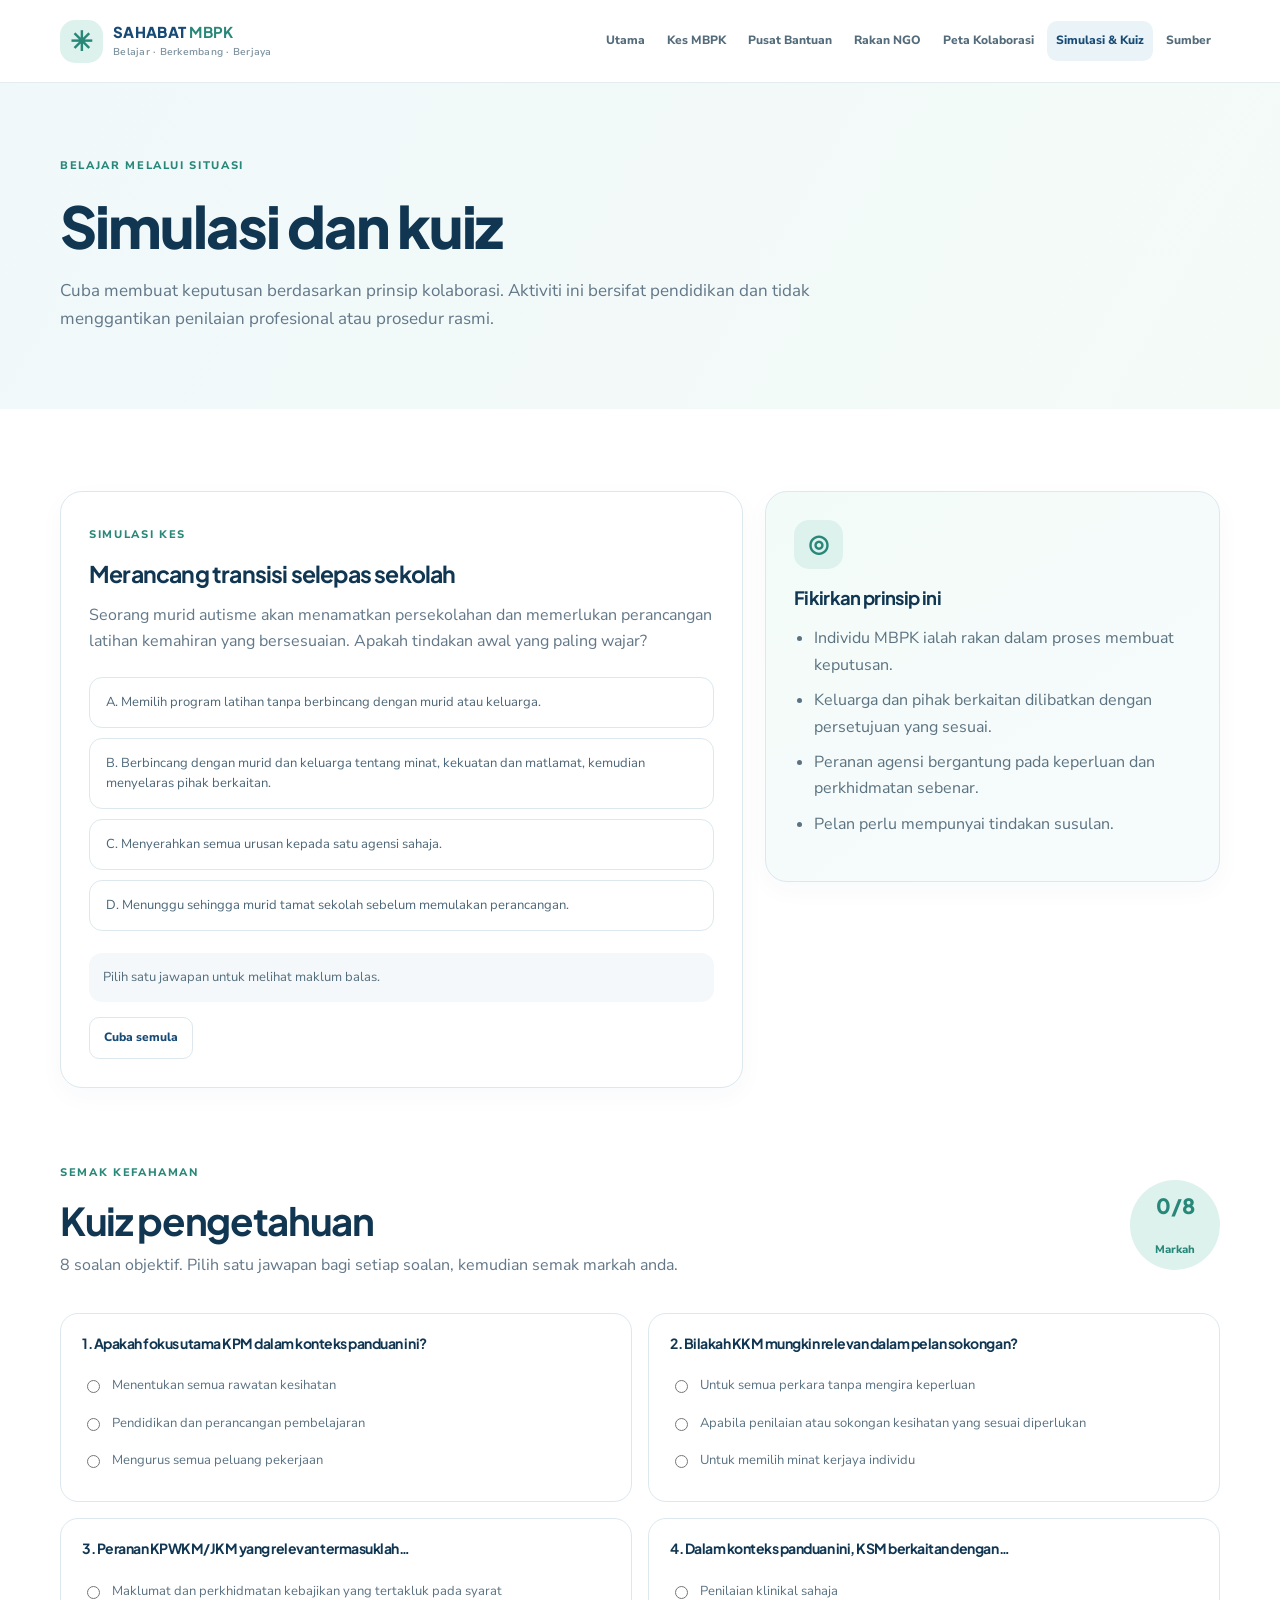
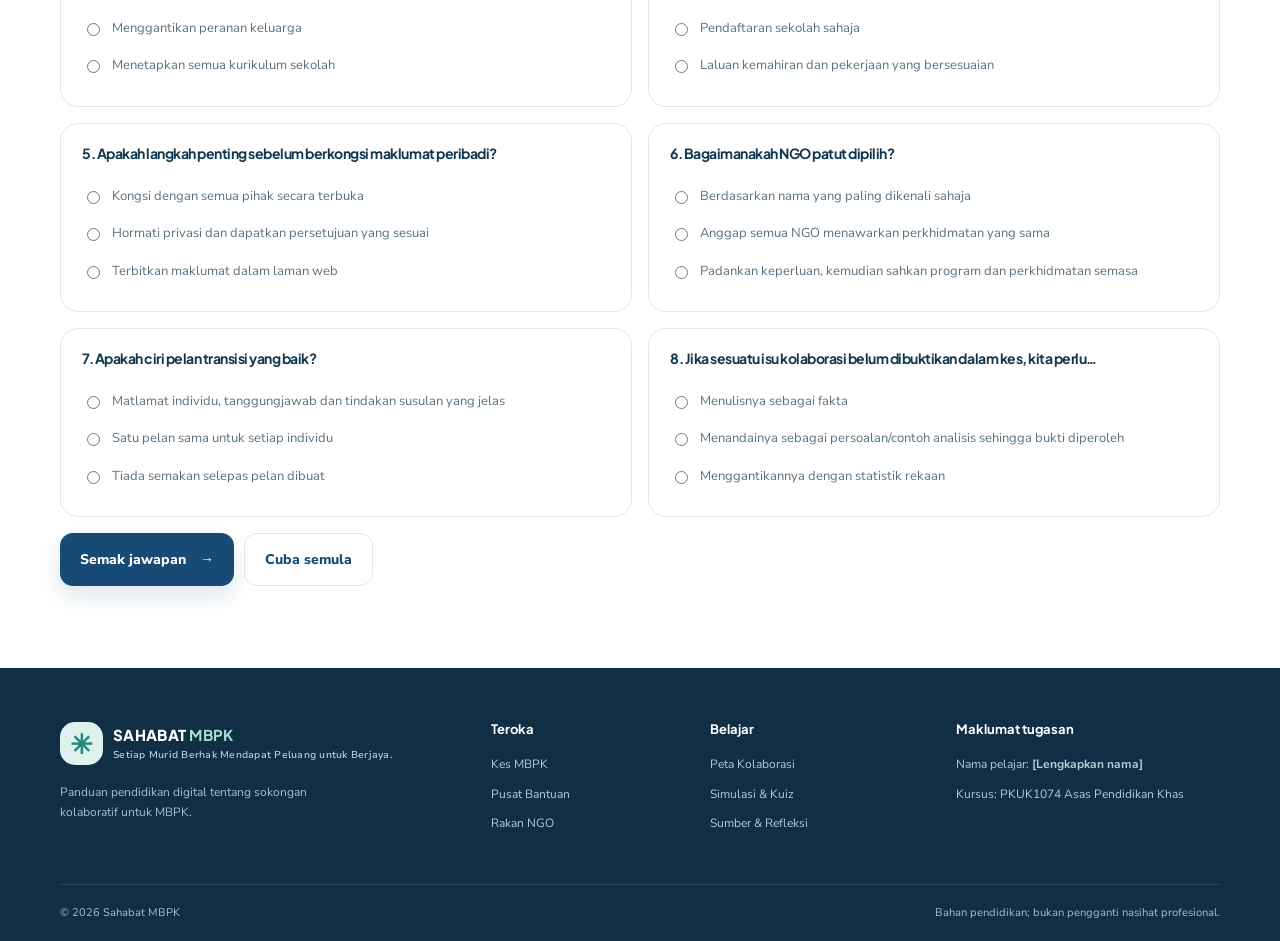
<file: simulasi.html>
<!doctype html><html lang="ms"><head><meta charset="utf-8"><meta name="viewport" content="width=device-width, initial-scale=1"><meta name="description" content="Simulasi dan kuiz — Sahabat MBPK"><title>Simulasi dan kuiz | Sahabat MBPK</title><link rel="preconnect" href="https://fonts.googleapis.com"><link href="https://fonts.googleapis.com/css2?family=Nunito+Sans:wght@400;600;700;800&family=Plus+Jakarta+Sans:wght@500;600;700;800&display=swap" rel="stylesheet"><link rel="stylesheet" href="style.css"><script src="script.js" defer></script></head><body><a class="skip-link" href="#main">Langkau ke kandungan</a><header class="site-header"><div class="container nav-wrap">
<a class="brand" href="index.html"><span class="brand-mark">✳</span><span>SAHABAT <b>MBPK</b><small>Belajar · Berkembang · Berjaya</small></span></a>
<button class="menu-toggle" aria-label="Buka menu navigasi" aria-expanded="false">☰</button>
<nav class="main-nav" aria-label="Navigasi utama"><a href="index.html">Utama</a><a href="kes-mbpk.html">Kes MBPK</a><a href="kementerian.html">Pusat Bantuan</a><a href="ngo.html">Rakan NGO</a><a href="kolaborasi.html">Peta Kolaborasi</a><a class="active" href="simulasi.html">Simulasi & Kuiz</a><a href="sumber.html">Sumber</a></nav>
</div></header><main id="main"><section class="page-hero"><div class="container"><span class="eyebrow">BELAJAR MELALUI SITUASI</span><h1>Simulasi dan kuiz</h1><p>Cuba membuat keputusan berdasarkan prinsip kolaborasi. Aktiviti ini bersifat pendidikan dan tidak menggantikan penilaian profesional atau prosedur rasmi.</p></div></section><section class="section"><div class="container">
<div class="simulation-grid"><article class="panel simulation-panel"><span class="eyebrow">SIMULASI KES</span><h2>Merancang transisi selepas sekolah</h2><p>Seorang murid autisme akan menamatkan persekolahan dan memerlukan perancangan latihan kemahiran yang bersesuaian. Apakah tindakan awal yang paling wajar?</p><div class="choice-list" id="scenario-choices"><button class="choice" data-correct="false">A. Memilih program latihan tanpa berbincang dengan murid atau keluarga.</button><button class="choice" data-correct="true">B. Berbincang dengan murid dan keluarga tentang minat, kekuatan dan matlamat, kemudian menyelaras pihak berkaitan.</button><button class="choice" data-correct="false">C. Menyerahkan semua urusan kepada satu agensi sahaja.</button><button class="choice" data-correct="false">D. Menunggu sehingga murid tamat sekolah sebelum memulakan perancangan.</button></div><div class="feedback" id="scenario-feedback" aria-live="polite">Pilih satu jawapan untuk melihat maklum balas.</div><button class="btn btn-secondary btn-small" id="scenario-reset">Cuba semula</button></article>
<aside class="panel scenario-aside"><span class="feature-icon icon-green">◎</span><h3>Fikirkan prinsip ini</h3><ul class="check-list"><li>Individu MBPK ialah rakan dalam proses membuat keputusan.</li><li>Keluarga dan pihak berkaitan dilibatkan dengan persetujuan yang sesuai.</li><li>Peranan agensi bergantung pada keperluan dan perkhidmatan sebenar.</li><li>Pelan perlu mempunyai tindakan susulan.</li></ul></aside></div>
<div class="quiz-header"><div><span class="eyebrow">SEMAK KEFAHAMAN</span><h2>Kuiz pengetahuan</h2><p>8 soalan objektif. Pilih satu jawapan bagi setiap soalan, kemudian semak markah anda.</p></div><div class="score-bubble"><strong id="quiz-score">0/8</strong><span>Markah</span></div></div>
<form id="quiz-form" class="quiz-form">
<div class="quiz-question"><h3>1. Apakah fokus utama KPM dalam konteks panduan ini?</h3><label><input type="radio" name="q1" value="a"> Menentukan semua rawatan kesihatan</label><label><input type="radio" name="q1" value="b" data-correct="true"> Pendidikan dan perancangan pembelajaran</label><label><input type="radio" name="q1" value="c"> Mengurus semua peluang pekerjaan</label></div>
<div class="quiz-question"><h3>2. Bilakah KKM mungkin relevan dalam pelan sokongan?</h3><label><input type="radio" name="q2" value="a"> Untuk semua perkara tanpa mengira keperluan</label><label><input type="radio" name="q2" value="b" data-correct="true"> Apabila penilaian atau sokongan kesihatan yang sesuai diperlukan</label><label><input type="radio" name="q2" value="c"> Untuk memilih minat kerjaya individu</label></div>
<div class="quiz-question"><h3>3. Peranan KPWKM/JKM yang relevan termasuklah…</h3><label><input type="radio" name="q3" value="a" data-correct="true"> Maklumat dan perkhidmatan kebajikan yang tertakluk pada syarat</label><label><input type="radio" name="q3" value="b"> Menggantikan peranan keluarga</label><label><input type="radio" name="q3" value="c"> Menetapkan semua kurikulum sekolah</label></div>
<div class="quiz-question"><h3>4. Dalam konteks panduan ini, KSM berkaitan dengan…</h3><label><input type="radio" name="q4" value="a"> Penilaian klinikal sahaja</label><label><input type="radio" name="q4" value="b"> Pendaftaran sekolah sahaja</label><label><input type="radio" name="q4" value="c" data-correct="true"> Laluan kemahiran dan pekerjaan yang bersesuaian</label></div>
<div class="quiz-question"><h3>5. Apakah langkah penting sebelum berkongsi maklumat peribadi?</h3><label><input type="radio" name="q5" value="a"> Kongsi dengan semua pihak secara terbuka</label><label><input type="radio" name="q5" value="b" data-correct="true"> Hormati privasi dan dapatkan persetujuan yang sesuai</label><label><input type="radio" name="q5" value="c"> Terbitkan maklumat dalam laman web</label></div>
<div class="quiz-question"><h3>6. Bagaimanakah NGO patut dipilih?</h3><label><input type="radio" name="q6" value="a"> Berdasarkan nama yang paling dikenali sahaja</label><label><input type="radio" name="q6" value="b"> Anggap semua NGO menawarkan perkhidmatan yang sama</label><label><input type="radio" name="q6" value="c" data-correct="true"> Padankan keperluan, kemudian sahkan program dan perkhidmatan semasa</label></div>
<div class="quiz-question"><h3>7. Apakah ciri pelan transisi yang baik?</h3><label><input type="radio" name="q7" value="a" data-correct="true"> Matlamat individu, tanggungjawab dan tindakan susulan yang jelas</label><label><input type="radio" name="q7" value="b"> Satu pelan sama untuk setiap individu</label><label><input type="radio" name="q7" value="c"> Tiada semakan selepas pelan dibuat</label></div>
<div class="quiz-question"><h3>8. Jika sesuatu isu kolaborasi belum dibuktikan dalam kes, kita perlu…</h3><label><input type="radio" name="q8" value="a"> Menulisnya sebagai fakta</label><label><input type="radio" name="q8" value="b" data-correct="true"> Menandainya sebagai persoalan/contoh analisis sehingga bukti diperoleh</label><label><input type="radio" name="q8" value="c"> Menggantikannya dengan statistik rekaan</label></div>
<div class="quiz-actions"><button class="btn btn-primary" type="submit">Semak jawapan <span>→</span></button><button class="btn btn-secondary" type="reset" id="quiz-reset">Cuba semula</button></div><div id="quiz-result" class="quiz-result" aria-live="polite"></div>
</form>
</div></section></main><footer class="site-footer"><div class="container footer-main"><div class="footer-brand"><a class="brand brand-light" href="index.html"><span class="brand-mark">✳</span><span>SAHABAT <b>MBPK</b><small>Setiap Murid Berhak Mendapat Peluang untuk Berjaya.</small></span></a><p>Panduan pendidikan digital tentang sokongan kolaboratif untuk MBPK.</p></div><div><h3>Teroka</h3><a href="kes-mbpk.html">Kes MBPK</a><a href="kementerian.html">Pusat Bantuan</a><a href="ngo.html">Rakan NGO</a></div><div><h3>Belajar</h3><a href="kolaborasi.html">Peta Kolaborasi</a><a href="simulasi.html">Simulasi & Kuiz</a><a href="sumber.html">Sumber & Refleksi</a></div><div><h3>Maklumat tugasan</h3><p>Nama pelajar: <strong>[Lengkapkan nama]</strong></p><p>Kursus: PKUK1074 Asas Pendidikan Khas</p></div></div><div class="container footer-bottom"><span>© <span class="year"></span> Sahabat MBPK</span><span>Bahan pendidikan; bukan pengganti nasihat profesional.</span></div></footer></body></html>
</file>
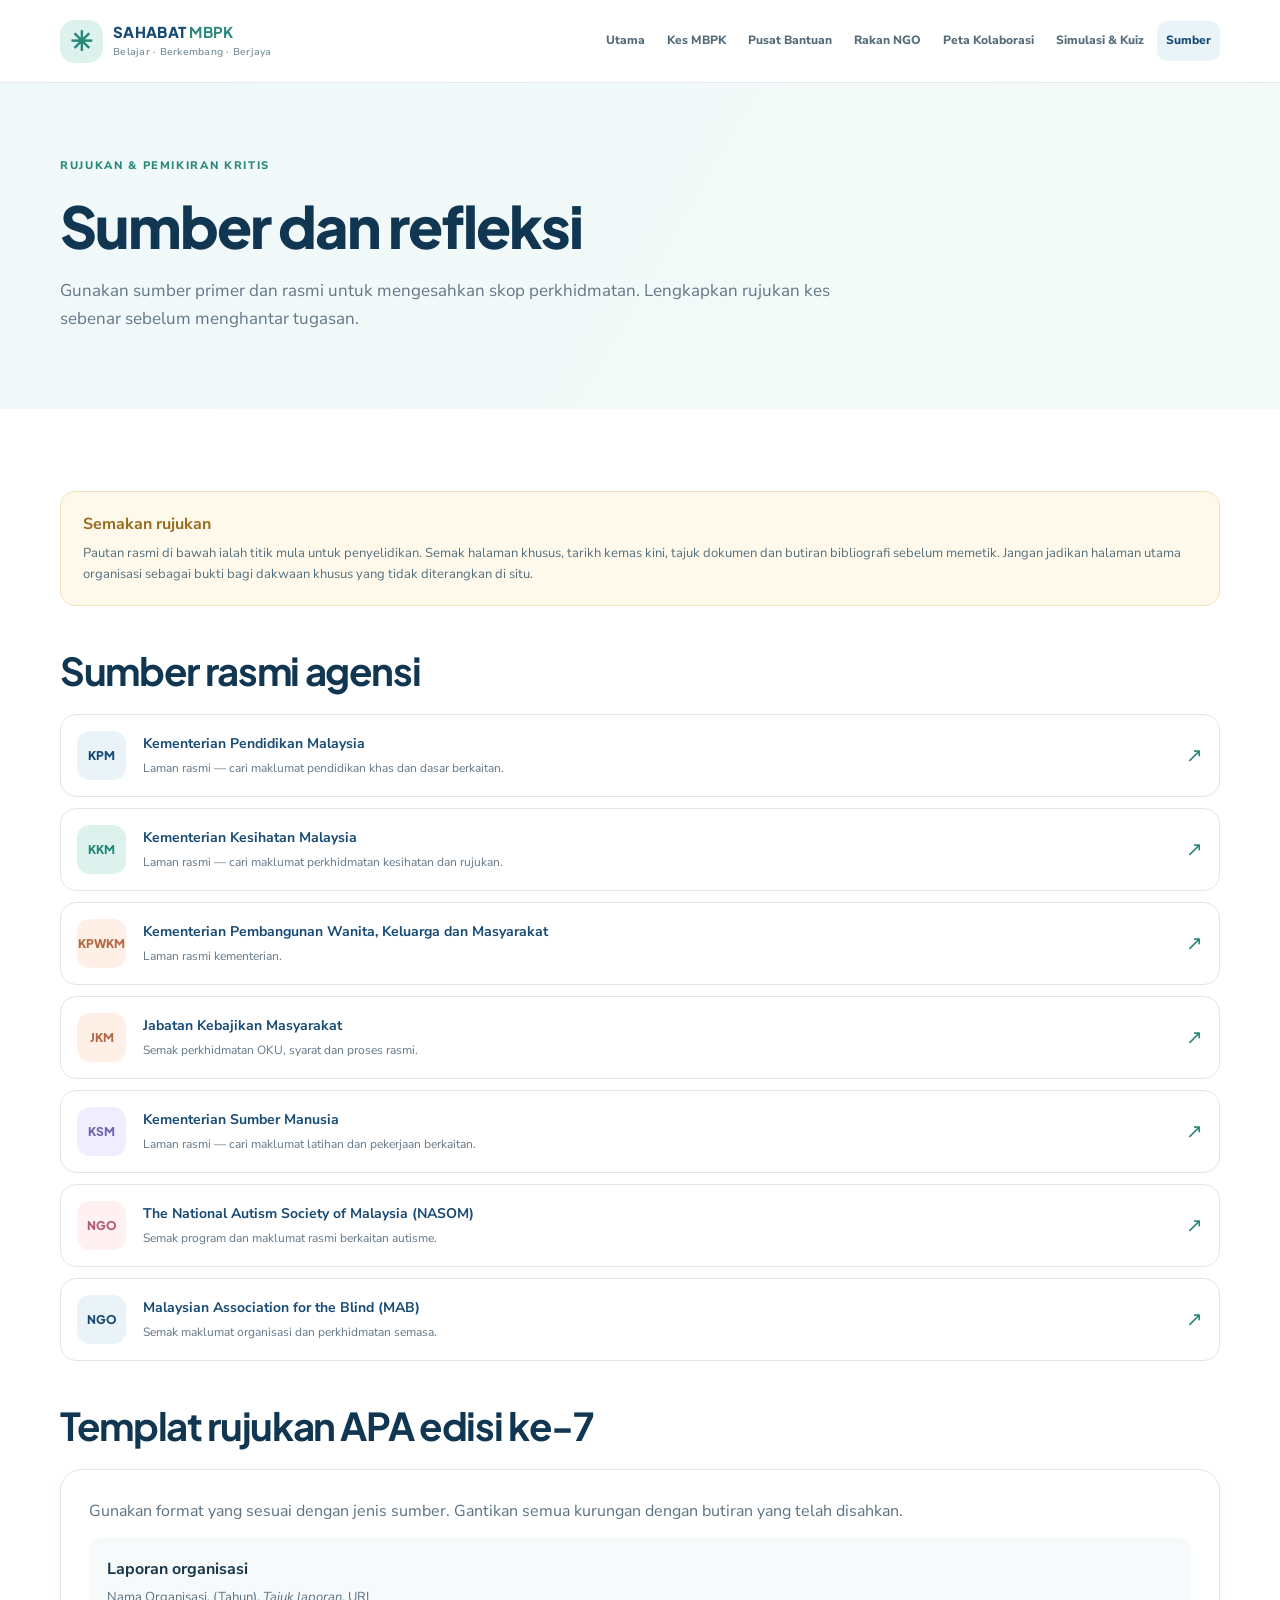
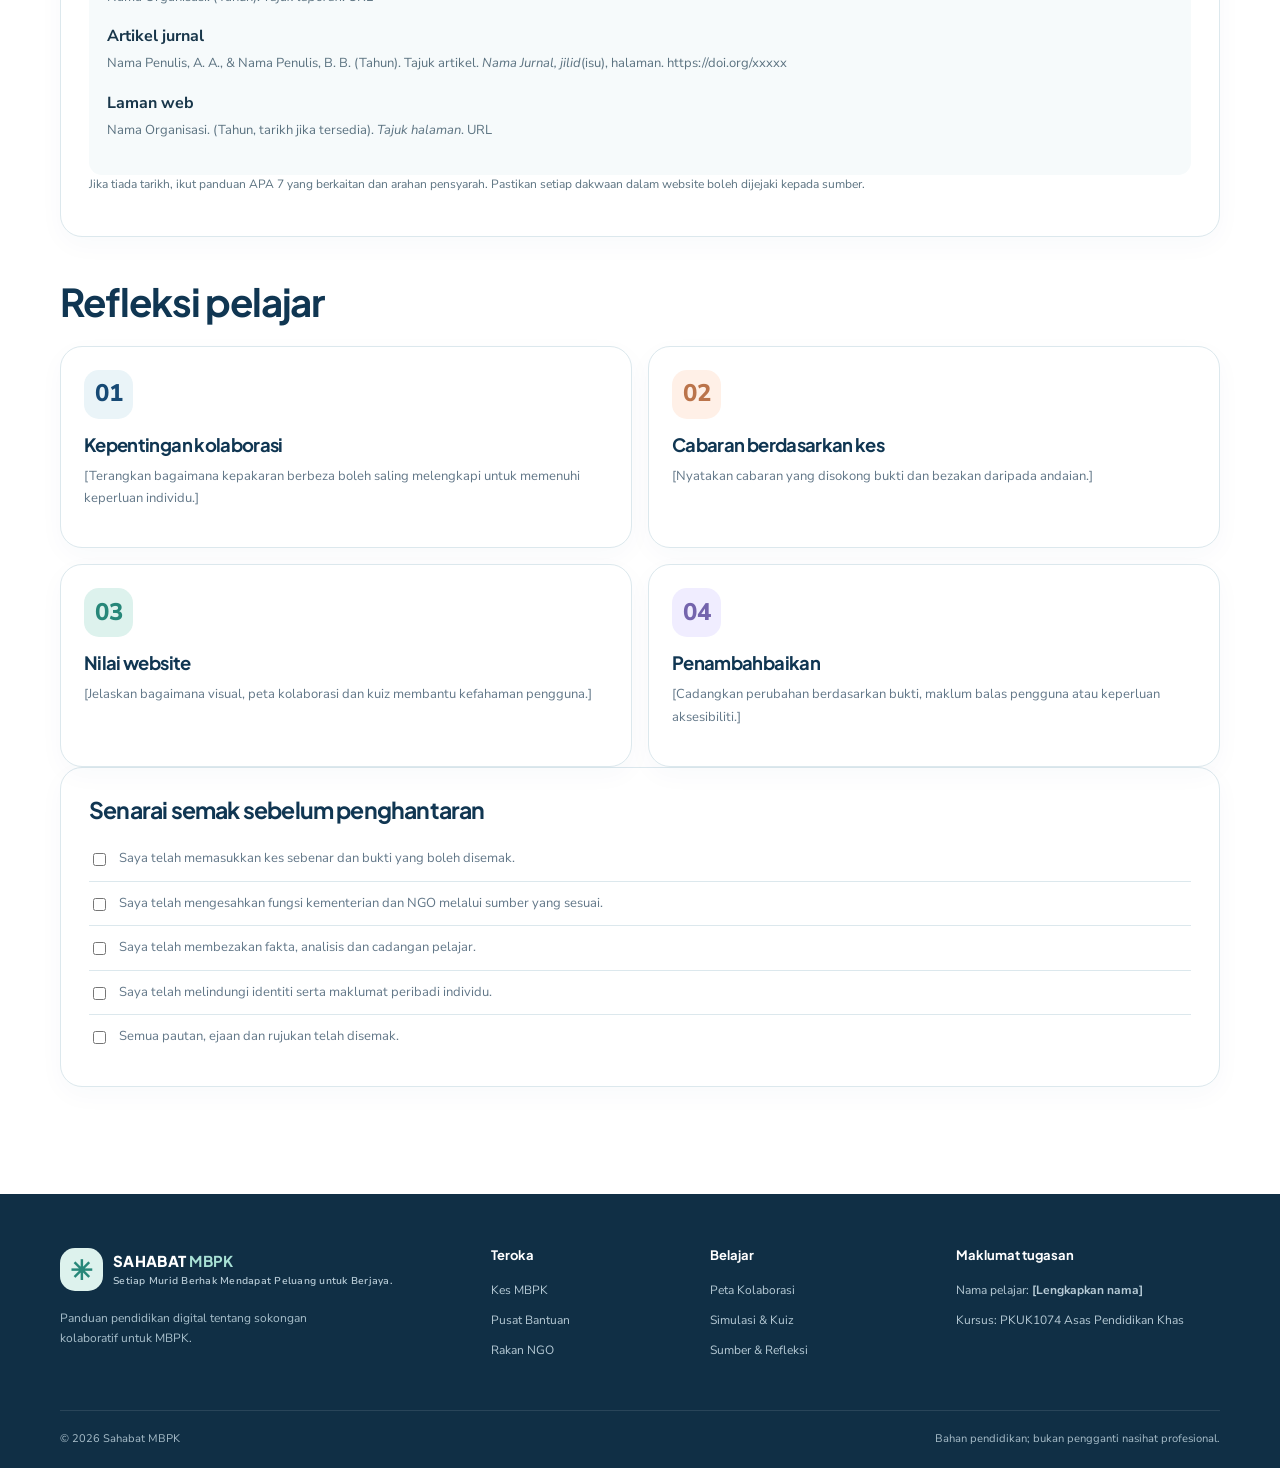
<file: sumber.html>
<!doctype html><html lang="ms"><head><meta charset="utf-8"><meta name="viewport" content="width=device-width, initial-scale=1"><meta name="description" content="Sumber dan refleksi — Sahabat MBPK"><title>Sumber dan refleksi | Sahabat MBPK</title><link rel="preconnect" href="https://fonts.googleapis.com"><link href="https://fonts.googleapis.com/css2?family=Nunito+Sans:wght@400;600;700;800&family=Plus+Jakarta+Sans:wght@500;600;700;800&display=swap" rel="stylesheet"><link rel="stylesheet" href="style.css"><script src="script.js" defer></script></head><body><a class="skip-link" href="#main">Langkau ke kandungan</a><header class="site-header"><div class="container nav-wrap">
<a class="brand" href="index.html"><span class="brand-mark">✳</span><span>SAHABAT <b>MBPK</b><small>Belajar · Berkembang · Berjaya</small></span></a>
<button class="menu-toggle" aria-label="Buka menu navigasi" aria-expanded="false">☰</button>
<nav class="main-nav" aria-label="Navigasi utama"><a href="index.html">Utama</a><a href="kes-mbpk.html">Kes MBPK</a><a href="kementerian.html">Pusat Bantuan</a><a href="ngo.html">Rakan NGO</a><a href="kolaborasi.html">Peta Kolaborasi</a><a href="simulasi.html">Simulasi & Kuiz</a><a class="active" href="sumber.html">Sumber</a></nav>
</div></header><main id="main"><section class="page-hero"><div class="container"><span class="eyebrow">RUJUKAN & PEMIKIRAN KRITIS</span><h1>Sumber dan refleksi</h1><p>Gunakan sumber primer dan rasmi untuk mengesahkan skop perkhidmatan. Lengkapkan rujukan kes sebenar sebelum menghantar tugasan.</p></div></section><section class="section"><div class="container">
<div class="notice notice-warn"><b>Semakan rujukan</b><p>Pautan rasmi di bawah ialah titik mula untuk penyelidikan. Semak halaman khusus, tarikh kemas kini, tajuk dokumen dan butiran bibliografi sebelum memetik. Jangan jadikan halaman utama organisasi sebagai bukti bagi dakwaan khusus yang tidak diterangkan di situ.</p></div>
<h2 class="subheading">Sumber rasmi agensi</h2><div class="resource-list">
<a class="resource-item" href="https://www.moe.gov.my/" target="_blank" rel="noopener"><span class="resource-mark">KPM</span><span><b>Kementerian Pendidikan Malaysia</b><small>Laman rasmi — cari maklumat pendidikan khas dan dasar berkaitan.</small></span><span>↗</span></a>
<a class="resource-item" href="https://www.moh.gov.my/" target="_blank" rel="noopener"><span class="resource-mark mint">KKM</span><span><b>Kementerian Kesihatan Malaysia</b><small>Laman rasmi — cari maklumat perkhidmatan kesihatan dan rujukan.</small></span><span>↗</span></a>
<a class="resource-item" href="https://www.kpwkm.gov.my/" target="_blank" rel="noopener"><span class="resource-mark peach">KPWKM</span><span><b>Kementerian Pembangunan Wanita, Keluarga dan Masyarakat</b><small>Laman rasmi kementerian.</small></span><span>↗</span></a>
<a class="resource-item" href="https://www.jkm.gov.my/" target="_blank" rel="noopener"><span class="resource-mark peach">JKM</span><span><b>Jabatan Kebajikan Masyarakat</b><small>Semak perkhidmatan OKU, syarat dan proses rasmi.</small></span><span>↗</span></a>
<a class="resource-item" href="https://www.mohr.gov.my/" target="_blank" rel="noopener"><span class="resource-mark lilac">KSM</span><span><b>Kementerian Sumber Manusia</b><small>Laman rasmi — cari maklumat latihan dan pekerjaan berkaitan.</small></span><span>↗</span></a>
<a class="resource-item" href="https://www.nasom.org.my/" target="_blank" rel="noopener"><span class="resource-mark rose">NGO</span><span><b>The National Autism Society of Malaysia (NASOM)</b><small>Semak program dan maklumat rasmi berkaitan autisme.</small></span><span>↗</span></a>
<a class="resource-item" href="https://mab.org.my/" target="_blank" rel="noopener"><span class="resource-mark">NGO</span><span><b>Malaysian Association for the Blind (MAB)</b><small>Semak maklumat organisasi dan perkhidmatan semasa.</small></span><span>↗</span></a>
</div>
<h2 class="subheading">Templat rujukan APA edisi ke-7</h2><div class="panel"><p>Gunakan format yang sesuai dengan jenis sumber. Gantikan semua kurungan dengan butiran yang telah disahkan.</p><div class="reference-template"><b>Laporan organisasi</b><p>Nama Organisasi. (Tahun). <i>Tajuk laporan</i>. URL</p><b>Artikel jurnal</b><p>Nama Penulis, A. A., & Nama Penulis, B. B. (Tahun). Tajuk artikel. <i>Nama Jurnal, jilid</i>(isu), halaman. https://doi.org/xxxxx</p><b>Laman web</b><p>Nama Organisasi. (Tahun, tarikh jika tersedia). <i>Tajuk halaman</i>. URL</p></div><p class="small muted">Jika tiada tarikh, ikut panduan APA 7 yang berkaitan dan arahan pensyarah. Pastikan setiap dakwaan dalam website boleh dijejaki kepada sumber.</p></div>
<h2 class="subheading">Refleksi pelajar</h2><div class="reflection-grid"><article class="info-card"><span class="feature-icon icon-blue">01</span><h3>Kepentingan kolaborasi</h3><p>[Terangkan bagaimana kepakaran berbeza boleh saling melengkapi untuk memenuhi keperluan individu.]</p></article><article class="info-card"><span class="feature-icon icon-peach">02</span><h3>Cabaran berdasarkan kes</h3><p>[Nyatakan cabaran yang disokong bukti dan bezakan daripada andaian.]</p></article><article class="info-card"><span class="feature-icon icon-green">03</span><h3>Nilai website</h3><p>[Jelaskan bagaimana visual, peta kolaborasi dan kuiz membantu kefahaman pengguna.]</p></article><article class="info-card"><span class="feature-icon icon-purple">04</span><h3>Penambahbaikan</h3><p>[Cadangkan perubahan berdasarkan bukti, maklum balas pengguna atau keperluan aksesibiliti.]</p></article></div>
<div class="panel"><h2>Senarai semak sebelum penghantaran</h2><label class="check-row"><input type="checkbox"> Saya telah memasukkan kes sebenar dan bukti yang boleh disemak.</label><label class="check-row"><input type="checkbox"> Saya telah mengesahkan fungsi kementerian dan NGO melalui sumber yang sesuai.</label><label class="check-row"><input type="checkbox"> Saya telah membezakan fakta, analisis dan cadangan pelajar.</label><label class="check-row"><input type="checkbox"> Saya telah melindungi identiti serta maklumat peribadi individu.</label><label class="check-row"><input type="checkbox"> Semua pautan, ejaan dan rujukan telah disemak.</label></div>
</div></section></main><footer class="site-footer"><div class="container footer-main"><div class="footer-brand"><a class="brand brand-light" href="index.html"><span class="brand-mark">✳</span><span>SAHABAT <b>MBPK</b><small>Setiap Murid Berhak Mendapat Peluang untuk Berjaya.</small></span></a><p>Panduan pendidikan digital tentang sokongan kolaboratif untuk MBPK.</p></div><div><h3>Teroka</h3><a href="kes-mbpk.html">Kes MBPK</a><a href="kementerian.html">Pusat Bantuan</a><a href="ngo.html">Rakan NGO</a></div><div><h3>Belajar</h3><a href="kolaborasi.html">Peta Kolaborasi</a><a href="simulasi.html">Simulasi & Kuiz</a><a href="sumber.html">Sumber & Refleksi</a></div><div><h3>Maklumat tugasan</h3><p>Nama pelajar: <strong>[Lengkapkan nama]</strong></p><p>Kursus: PKUK1074 Asas Pendidikan Khas</p></div></div><div class="container footer-bottom"><span>© <span class="year"></span> Sahabat MBPK</span><span>Bahan pendidikan; bukan pengganti nasihat profesional.</span></div></footer></body></html>
</file>
<file: style.css>
/* Sahabat MBPK — sistem reka bentuk responsif dan mesra aksesibiliti */
:root{--navy:#174A75;--navy-dark:#103652;--blue-soft:#EAF4F8;--mint:#DDF2ED;--teal:#278779;--white:#fff;--cream:#FFF8EB;--ink:#18364a;--muted:#627788;--line:#dce8ed;--peach:#fff0e7;--lilac:#f0edff;--shadow:0 18px 50px rgba(23,74,117,.09);--radius:22px}
*{box-sizing:border-box}html{scroll-behavior:smooth;scroll-padding-top:95px}body{margin:0;background:#fff;color:var(--ink);font-family:"Nunito Sans",sans-serif;font-size:16px;line-height:1.65}h1,h2,h3,h4{font-family:"Plus Jakarta Sans",sans-serif;line-height:1.2;letter-spacing:-.035em;color:var(--navy-dark);margin:0 0 14px}h1{font-size:clamp(2.35rem,5vw,4.5rem);font-weight:800}h2{font-size:clamp(1.65rem,3vw,2.45rem)}h3{font-size:1.15rem}p{margin:0 0 14px}a{color:inherit;text-decoration:none}button,input{font:inherit}button,a{touch-action:manipulation}a:focus-visible,button:focus-visible,input:focus-visible{outline:3px solid #e9aa45;outline-offset:3px}.container{width:min(1160px,calc(100% - 44px));margin-inline:auto}.skip-link{position:absolute;left:-999px;top:10px;background:#fff;padding:12px;z-index:999}.skip-link:focus{left:10px}.site-header{position:sticky;top:0;z-index:100;background:rgba(255,255,255,.94);backdrop-filter:blur(16px);border-bottom:1px solid rgba(220,232,237,.8)}.nav-wrap{min-height:82px;display:flex;align-items:center;justify-content:space-between;gap:22px}.brand{display:flex;align-items:center;gap:10px;font-family:"Plus Jakarta Sans",sans-serif;font-size:15px;font-weight:800;letter-spacing:.02em;color:var(--navy);line-height:1.15;flex-shrink:0}.brand b{color:var(--teal)}.brand small{display:block;font:600 10px "Nunito Sans",sans-serif;letter-spacing:.025em;color:#7c919e;margin-top:5px}.brand-mark{display:grid;place-items:center;width:43px;height:43px;background:var(--mint);border-radius:15px;color:var(--teal);font-size:27px}.main-nav{display:flex;align-items:center;gap:4px}.main-nav a{font-size:12px;font-weight:800;color:#536b7a;padding:10px 9px;border-radius:10px;white-space:nowrap}.main-nav a:hover,.main-nav a.active{background:var(--blue-soft);color:var(--navy)}.menu-toggle{display:none;border:0;background:var(--blue-soft);color:var(--navy);border-radius:10px;padding:8px 12px;font-size:21px}
.hero{background:radial-gradient(circle at 80% 15%,#f5fcfa 0,transparent 35%),linear-gradient(120deg,#f7fbfd 0%,#eef7f7 60%,#f7fbf7 100%);overflow:hidden;padding:78px 0 74px}.hero-grid{display:grid;grid-template-columns:1.04fr .96fr;align-items:center;gap:50px}.eyebrow{display:inline-flex;align-items:center;gap:9px;font-size:11px;letter-spacing:.15em;font-weight:800;color:var(--teal);text-transform:uppercase;margin-bottom:16px}.eyebrow-dot{width:8px;height:8px;border-radius:50%;background:#e9b45a;box-shadow:0 0 0 5px #f8edd7}.hero h1 em{font-style:normal;color:var(--teal)}.hero-lead{font-size:17px;line-height:1.8;color:#536d7c;max-width:600px;margin:22px 0 28px}.hero-actions{display:flex;gap:12px;flex-wrap:wrap}.btn{display:inline-flex;align-items:center;justify-content:center;gap:14px;border:0;border-radius:13px;padding:14px 20px;font-weight:800;font-size:14px;cursor:pointer;transition:transform .2s,box-shadow .2s,background .2s}.btn:hover{transform:translateY(-2px)}.btn-primary{background:var(--navy);color:#fff;box-shadow:0 9px 22px #174a7526}.btn-primary:hover{background:#0f3d63;box-shadow:0 12px 25px #174a7533}.btn-secondary{background:#fff;border:1px solid var(--line);color:var(--navy)}.btn-white{background:#fff;color:var(--navy)}.btn-small{padding:10px 14px;font-size:12px;border-radius:10px}.hero-note{display:flex;align-items:center;gap:10px;color:#708692;font-size:12px;font-weight:700;margin-top:27px}.note-icon{display:grid;place-items:center;width:22px;height:22px;background:var(--mint);color:var(--teal);border-radius:50%;font-weight:900}
.hero-art{height:430px;position:relative;display:grid;place-items:center}.art-orbit{position:absolute;border:1px solid #cfe4e2;border-radius:50%;transform:rotate(-18deg)}.orbit-one{width:390px;height:310px}.orbit-two{width:300px;height:400px;transform:rotate(33deg);border-style:dashed}.people-illustration{position:relative;width:310px;height:300px;border-radius:48% 52% 43% 57%;background:linear-gradient(145deg,#dff2ed,#e8f3fb);overflow:hidden;box-shadow:inset 0 0 0 12px #ffffff8a}.sun-shape{position:absolute;width:95px;height:95px;right:43px;top:28px;border-radius:50%;background:#f8d99b}.person{position:absolute;bottom:23px;width:85px;height:190px}.person .head{position:absolute;top:0;left:19px;width:48px;height:54px;border-radius:45% 45% 48% 48%;background:#bb7c58;z-index:2}.person .body{position:absolute;top:47px;left:3px;width:80px;height:130px;border-radius:32px 32px 15px 15px;background:#287c9a}.person-blue{left:32px;transform:rotate(-4deg)}.person-teal{left:112px;bottom:13px;z-index:3}.person-teal .head{background:#9b654c}.person-teal .body{background:#278779;height:150px}.person-gold{right:20px;transform:rotate(4deg)}.person-gold .head{background:#d39b72}.person-gold .body{background:#e5b65f}.book-shape{position:absolute;bottom:22px;left:124px;background:#fff;color:var(--teal);padding:8px 17px;border-radius:8px;box-shadow:0 5px 12px #174a751c}.plant-shape{position:absolute;right:5px;bottom:15px;color:#529c84;font-size:54px;transform:rotate(-20deg)}.art-card{position:absolute;z-index:3;display:flex;gap:12px;align-items:center;padding:14px 17px;background:#fff;border:1px solid #e6eff1;border-radius:16px;box-shadow:var(--shadow)}.art-card b,.art-card small{display:block}.art-card b{font-size:12px;color:var(--navy)}.art-card small{font-size:10px;color:var(--muted);margin-top:3px}.art-card-top{top:34px;left:0}.art-card-bottom{bottom:30px;right:-2px}.art-icon{display:grid;place-items:center;width:38px;height:38px;border-radius:12px;background:var(--mint);font-size:23px;color:var(--teal)}.art-icon.gold{background:var(--cream);color:#c58d2b}.floating-dot{position:absolute;border-radius:50%;background:#e3b65e}.dot-a{width:13px;height:13px;top:55px;right:45px}.dot-b{width:9px;height:9px;bottom:88px;left:30px;background:#4ba392}
.trust-strip{border-bottom:1px solid var(--line);background:#fff}.trust-grid{display:grid;grid-template-columns:repeat(4,1fr);padding:23px 0}.trust-grid div{display:flex;align-items:center;justify-content:center;gap:12px;border-right:1px solid var(--line)}.trust-grid div:last-child{border:0}.trust-grid b{font:800 13px "Plus Jakarta Sans";color:var(--teal);background:var(--mint);border-radius:9px;padding:8px}.trust-grid span{font-size:13px;font-weight:800;color:#4b6676}
.section{padding:82px 0}.section-tint{background:#f6fafb}.section-heading{text-align:center;max-width:720px;margin:0 auto 38px}.section-heading p{color:var(--muted);max-width:620px;margin:0 auto}.section-heading h2{margin-bottom:15px}.feature-grid{display:grid;grid-template-columns:repeat(4,1fr);gap:18px}.feature-card,.info-card{border:1px solid var(--line);border-radius:var(--radius);padding:25px;background:#fff;box-shadow:0 8px 26px #174a7508;transition:transform .2s,box-shadow .2s}.feature-card:hover{transform:translateY(-5px);box-shadow:var(--shadow)}.feature-icon{display:grid;place-items:center;width:49px;height:49px;border-radius:15px;font-size:24px;margin-bottom:22px;font-weight:800}.icon-blue{background:var(--blue-soft);color:var(--navy)}.icon-green{background:var(--mint);color:var(--teal)}.icon-peach{background:var(--peach);color:#bb744b}.icon-purple{background:var(--lilac);color:#7464ad}.feature-card h3{font-size:17px}.feature-card p,.info-card p{font-size:13px;color:var(--muted);line-height:1.75}.card-link{display:block;margin-top:22px;color:var(--teal);font-size:12px;font-weight:800}.intro-grid{display:grid;grid-template-columns:1.1fr .9fr;gap:80px;align-items:center}.intro-grid p{color:var(--muted);line-height:1.85}.text-link{color:var(--teal);font-size:13px;font-weight:800;display:inline-flex;gap:10px;margin-top:10px}.quote-panel{background:var(--navy);color:#fff;border-radius:28px;padding:38px;position:relative;overflow:hidden;box-shadow:var(--shadow)}.quote-panel:after{content:"";position:absolute;width:200px;height:200px;border:1px solid #ffffff20;border-radius:50%;right:-70px;bottom:-90px}.quote-mark{font:800 65px Georgia;color:#8ad1c2;line-height:1}.quote-panel blockquote{font:700 23px/1.5 "Plus Jakarta Sans";margin:0 0 24px;position:relative;z-index:1}.quote-rule{height:3px;width:45px;background:#e6bd69;margin-bottom:13px}.quote-panel small{color:#c8d9e4}.partner-grid{display:grid;grid-template-columns:repeat(2,1fr);gap:14px}.partner-card{display:flex;align-items:center;gap:16px;padding:19px;border:1px solid var(--line);border-radius:18px;transition:border .2s,transform .2s}.partner-card:hover{border-color:#a8d6cf;transform:translateY(-2px)}.partner-symbol,.resource-mark{flex-shrink:0;display:grid;place-items:center;width:58px;height:58px;border-radius:16px;background:var(--blue-soft);color:var(--navy);font:800 12px "Plus Jakarta Sans"}.partner-symbol.mint,.resource-mark.mint{background:var(--mint);color:var(--teal)}.partner-symbol.peach,.resource-mark.peach{background:var(--peach);color:#b16a44}.partner-symbol.lilac,.resource-mark.lilac{background:var(--lilac);color:#7464ad}.partner-symbol.rose,.resource-mark.rose{background:#fff0f2;color:#b05b71}.partner-symbol.gold-bg{background:#fff5d9;color:#a97824}.partner-card h3{font-size:13px;margin:0 0 5px}.partner-card p{font-size:12px;color:var(--muted);margin:0}.arrow{margin-left:auto;color:var(--teal);font-size:20px}.journey-section{background:#f7fafb}.journey{display:grid;grid-template-columns:repeat(5,1fr);gap:14px;position:relative}.journey-step{background:#fff;border:1px solid var(--line);border-radius:18px;padding:22px 17px;position:relative}.journey-step span{display:grid;place-items:center;width:35px;height:35px;border-radius:11px;background:var(--mint);color:var(--teal);font-weight:900;font-size:12px;margin-bottom:17px}.journey-step b,.journey-step small{display:block}.journey-step b{font:700 14px "Plus Jakarta Sans";margin-bottom:8px}.journey-step small{font-size:12px;color:var(--muted);line-height:1.6}.center-action{text-align:center;margin-top:34px}.cta-section{padding:58px 0;background:linear-gradient(120deg,#174a75,#206c7b);color:#fff}.cta-inner{display:flex;align-items:center;justify-content:space-between;gap:30px}.cta-inner h2{color:#fff;margin-bottom:10px}.cta-inner p{color:#d4e4ec;margin:0}.eyebrow.light{color:#a7e1d3}
.site-footer{background:#102f45;color:#c7d8e1;padding:54px 0 0}.footer-main{display:grid;grid-template-columns:1.5fr .7fr .8fr 1fr;gap:35px;padding-bottom:40px}.brand-light{color:#fff}.brand-light b{color:#a8e1d5}.brand-light small{color:#b7cbd6}.footer-brand p{max-width:280px;font-size:12px;color:#a9c0cc;margin-top:18px}.footer-main h3{font-size:13px;color:#fff;letter-spacing:0;margin-bottom:17px}.footer-main>div:not(:first-child) a,.footer-main>div:not(:first-child) p{display:block;font-size:12px;color:#b7cbd6;margin:0 0 10px}.footer-bottom{border-top:1px solid #ffffff1b;display:flex;justify-content:space-between;gap:20px;padding:19px 0;font-size:11px;color:#a7bdc9}
.page-hero{padding:68px 0 62px;background:linear-gradient(120deg,#f0f8fa,#f4fbf7)}.page-hero .container{max-width:1160px}.page-hero h1{font-size:clamp(2.2rem,4.5vw,3.6rem);max-width:850px;margin-bottom:17px}.page-hero p{max-width:780px;color:var(--muted);font-size:17px}.notice{padding:19px 22px;border:1px solid #cfe8e2;background:#f2fbf8;border-radius:15px;margin-bottom:28px}.notice b{color:var(--teal)}.notice p{font-size:13px;color:#536f7d;margin:5px 0 0}.notice-warn{background:#fff9ec;border-color:#f2e2bb}.notice-warn b{color:#986c1f}.panel{border:1px solid var(--line);border-radius:22px;padding:28px;background:#fff;box-shadow:0 8px 26px #174a7508;margin-bottom:25px}.panel h2{font-size:23px}.panel h3{margin-top:18px}.panel p,.panel li{color:#5b7280}.profile-grid{display:grid;grid-template-columns:1.2fr .8fr;gap:20px}.profile-main{background:linear-gradient(130deg,#f7fbfd,#eff9f5)}.tag{display:inline-flex;padding:6px 10px;border-radius:20px;background:var(--mint);color:var(--teal);font-size:11px;font-weight:800}.muted,.small{color:var(--muted)}.small{font-size:12px}.subheading{margin:42px 0 20px}.three-grid{display:grid;grid-template-columns:repeat(3,1fr);gap:18px}.info-card{padding:23px}.info-card .feature-icon{margin-bottom:15px}.info-card h3{margin-bottom:9px}.timeline{display:grid;gap:13px}.timeline>div{display:grid;grid-template-columns:46px 1fr;gap:15px;align-items:start}.timeline>div>span{display:grid;place-items:center;width:42px;height:42px;border-radius:13px;background:var(--blue-soft);color:var(--navy);font-weight:900}.timeline article{border-bottom:1px solid var(--line);padding:3px 0 17px}.timeline h3{margin-bottom:7px}.timeline p{color:var(--muted);margin:0}.source-panel{margin-top:30px}.check-list{padding-left:20px}.check-list li{margin-bottom:9px}.agency-list{display:grid;gap:20px}.agency-card{border:1px solid var(--line);border-radius:23px;padding:28px;background:#fff;scroll-margin-top:110px}.agency-head{display:flex;gap:17px;align-items:center;border-bottom:1px solid var(--line);padding-bottom:20px;margin-bottom:22px}.agency-head .partner-symbol{width:64px;height:64px}.agency-head h2{font-size:22px;margin:0}.agency-head .eyebrow{margin-bottom:6px}.agency-columns{display:grid;grid-template-columns:1fr 1fr;gap:35px}.agency-columns h3{font-size:14px;margin:0 0 10px}.agency-columns ul{padding-left:18px}.agency-columns li,.agency-columns p{font-size:13px;color:var(--muted);margin-bottom:9px}.ngo-grid{display:grid;grid-template-columns:repeat(3,1fr);gap:20px;align-items:stretch}.ngo-card{border:1px solid var(--line);border-radius:22px;overflow:hidden;box-shadow:0 8px 26px #174a7508}.ngo-banner{height:130px;display:flex;flex-direction:column;align-items:center;justify-content:center;color:var(--navy);gap:4px}.ngo-banner span{font:800 29px "Plus Jakarta Sans";letter-spacing:.04em}.ngo-banner small{font-weight:800;font-size:11px;letter-spacing:.12em;text-transform:uppercase}.banner-teal{background:linear-gradient(135deg,#d9f2eb,#e8f7f5)}.banner-gold{background:linear-gradient(135deg,#fff0cc,#fff8e9)}.banner-blue{background:linear-gradient(135deg,#dfeefb,#eef7ff)}.ngo-body{padding:23px}.ngo-body h2{font-size:20px;margin-top:13px}.ngo-body h3{font-size:14px;margin-top:22px}.ngo-body p,.ngo-body li{font-size:13px;color:var(--muted)}.ngo-body ul{padding-left:18px}.ngo-body .btn{margin:8px 0}
.collab-layout{display:grid;grid-template-columns:1.1fr .9fr;gap:25px;align-items:stretch}.collab-map{height:430px;position:relative;border-radius:24px;background:radial-gradient(circle at center,#e4f5f0 0,#f4fafb 52%,#f8fbfd 100%);border:1px solid var(--line);overflow:hidden}.map-lines{position:absolute;inset:0;width:100%;height:100%;z-index:0}.map-lines line{stroke:#9fcfc5;stroke-width:2;stroke-dasharray:5 6}.map-node{position:absolute;z-index:2;display:flex;flex-direction:column;align-items:center;justify-content:center;border:2px solid #fff;box-shadow:0 8px 20px #174a751b;background:#fff;color:var(--navy);font-weight:900;border-radius:17px;min-width:84px;min-height:60px;padding:12px;cursor:pointer}.map-node small{font-size:9px;font-weight:700}.map-node.active{background:var(--navy);color:#fff;box-shadow:0 0 0 4px #174a7522}.node-center{left:50%;top:50%;transform:translate(-50%,-50%);min-width:135px;min-height:92px;border-radius:24px;background:var(--teal);color:white}.node-kpm{left:calc(50% - 44px);top:8%}.node-kkm{right:7%;top:29%}.node-kpwkm{right:7%;bottom:11%}.node-ksm{left:calc(50% - 44px);bottom:6%}.node-ngo{left:7%;top:29%}.node-detail{margin:0}.node-detail h2{margin-top:5px}.node-detail p{font-size:14px}.detail-callout{background:#f1f9f7;border-radius:15px;padding:17px;margin-top:25px}.detail-callout b{color:var(--teal)}.detail-callout p{margin:6px 0 0}.flow-list{max-width:820px;margin:0 auto}.flow-step{display:flex;align-items:flex-start;gap:18px;padding:20px;border:1px solid var(--line);border-radius:17px;background:#fff}.flow-step>span{flex-shrink:0;display:grid;place-items:center;width:42px;height:42px;border-radius:13px;background:var(--mint);color:var(--teal);font-weight:900}.flow-step h3{margin:3px 0 7px}.flow-step p{color:var(--muted);font-size:13px;margin:0}.flow-arrow{text-align:center;color:var(--teal);font-size:24px;font-weight:900;padding:5px}
.simulation-grid{display:grid;grid-template-columns:1.2fr .8fr;gap:22px;align-items:start}.simulation-panel h2{font-size:23px}.simulation-panel>p{color:var(--muted)}.choice-list{display:grid;gap:10px;margin:22px 0}.choice{padding:14px 16px;text-align:left;border:1px solid var(--line);border-radius:13px;background:#fff;color:#4c6677;cursor:pointer;font-size:13px;line-height:1.6}.choice:hover{border-color:#90c9be;background:#f8fcfb}.choice.correct{border-color:#56ac91;background:#eefaf5;color:#17664f}.choice.incorrect{border-color:#e1a18e;background:#fff5f1;color:#9b4c38}.feedback{border-radius:13px;background:#f4f8fa;padding:14px;font-size:13px;color:#536d7c;margin-bottom:15px}.scenario-aside{background:linear-gradient(145deg,#f3fbf8,#f7fbfd)}.scenario-aside .feature-icon{margin-bottom:10px}.quiz-header{display:flex;justify-content:space-between;align-items:center;gap:20px;margin:45px 0 20px}.quiz-header h2{margin-bottom:8px}.quiz-header p{color:var(--muted)}.score-bubble{display:grid;place-items:center;flex-shrink:0;width:90px;height:90px;border-radius:50%;background:var(--mint);color:var(--teal)}.score-bubble strong{font:800 21px "Plus Jakarta Sans"}.score-bubble span{font-size:11px;font-weight:800}.quiz-form{display:grid;grid-template-columns:1fr 1fr;gap:16px}.quiz-question{border:1px solid var(--line);border-radius:18px;padding:21px}.quiz-question h3{font-size:14px;margin-bottom:16px}.quiz-question label{display:flex;align-items:flex-start;gap:9px;padding:8px 0;color:#597181;font-size:13px;cursor:pointer}.quiz-question input{margin-top:5px;accent-color:var(--teal)}.quiz-question .answer-correct{color:#18785c;font-weight:800}.quiz-actions{grid-column:1/-1;display:flex;gap:10px;flex-wrap:wrap}.quiz-result{grid-column:1/-1;padding:18px;border-radius:15px;background:var(--blue-soft);color:var(--navy);font-weight:800;display:none}.quiz-result.visible{display:block}
.resource-list{display:grid;gap:11px}.resource-item{display:flex;align-items:center;gap:17px;border:1px solid var(--line);border-radius:16px;padding:16px;transition:transform .2s,border .2s}.resource-item:hover{transform:translateX(3px);border-color:#a8d6cf}.resource-mark{width:49px;height:49px;border-radius:13px}.resource-item b,.resource-item small{display:block}.resource-item b{font-size:14px;color:var(--navy)}.resource-item small{font-size:12px;color:var(--muted);margin-top:4px}.resource-item>span:last-child{margin-left:auto;color:var(--teal);font-size:20px}.reference-template{background:#f6fafb;border-radius:13px;padding:18px}.reference-template p{margin:4px 0 15px;font-size:13px}.reflection-grid{display:grid;grid-template-columns:repeat(2,1fr);gap:16px}.check-row{display:flex;gap:10px;align-items:flex-start;padding:11px 0;border-bottom:1px solid var(--line);font-size:13px;color:var(--muted)}.check-row:last-child{border:0}.check-row input{accent-color:var(--teal);margin-top:5px}
@media(max-width:1100px){.main-nav a{font-size:11px;padding:9px 6px}.nav-wrap{gap:12px}.brand{font-size:13px}.brand-mark{width:38px;height:38px}.hero-grid{gap:20px}.hero-art{transform:scale(.94)}.feature-grid{grid-template-columns:repeat(2,1fr)}.journey{grid-template-columns:repeat(3,1fr)}.footer-main{grid-template-columns:1.2fr 1fr 1fr}.footer-main>div:last-child{grid-column:2/-1}}
@media(max-width:820px){.container{width:min(100% - 34px,650px)}.menu-toggle{display:block}.nav-wrap{min-height:72px;flex-wrap:wrap}.main-nav{display:none;flex-basis:100%;padding:0 0 14px;flex-direction:column;align-items:stretch;gap:3px}.main-nav.open{display:flex}.main-nav a{font-size:13px;padding:11px 13px}.hero{padding:50px 0}.hero-grid,.intro-grid,.collab-layout,.simulation-grid,.profile-grid{grid-template-columns:1fr}.hero-art{height:390px;transform:none;margin-top:10px}.hero-copy{text-align:center}.hero-copy .eyebrow{justify-content:center}.hero-lead{margin-inline:auto}.hero-actions,.hero-note{justify-content:center}.trust-grid{grid-template-columns:repeat(2,1fr);gap:13px}.trust-grid div{border:0;justify-content:flex-start}.section{padding:60px 0}.intro-grid{gap:30px}.quote-panel{padding:30px}.partner-grid{grid-template-columns:1fr}.journey{grid-template-columns:repeat(2,1fr)}.cta-inner{align-items:flex-start;flex-direction:column}.footer-main{grid-template-columns:repeat(2,1fr)}.footer-main>div:last-child{grid-column:auto}.ngo-grid{grid-template-columns:1fr 1fr}.collab-map{height:390px}.agency-columns{gap:20px}.quiz-form{grid-template-columns:1fr}.quiz-actions,.quiz-result{grid-column:auto}}
@media(max-width:540px){h1{font-size:2.35rem}.hero-art{height:330px;transform:scale(.9);transform-origin:top center;margin-bottom:-30px}.people-illustration{transform:scale(.84)}.art-card-top{left:-10px;top:15px}.art-card-bottom{right:-12px;bottom:18px}.trust-grid{grid-template-columns:1fr 1fr}.trust-grid span{font-size:11px}.feature-grid,.three-grid,.ngo-grid,.reflection-grid{grid-template-columns:1fr}.journey{grid-template-columns:1fr}.journey-step{display:grid;grid-template-columns:42px 1fr;column-gap:12px}.journey-step span{grid-row:span 2;margin:0}.journey-step b{align-self:end}.journey-step small{align-self:start}.section-heading{text-align:left}.section-heading p{margin:0}.footer-main{grid-template-columns:1fr 1fr;gap:25px 16px}.footer-brand{grid-column:1/-1}.footer-bottom{flex-direction:column;gap:7px}.page-hero{padding:48px 0}.page-hero p{font-size:15px}.panel,.agency-card{padding:20px}.agency-head{align-items:flex-start}.agency-head h2{font-size:18px}.agency-columns{grid-template-columns:1fr;gap:12px}.collab-map{height:330px}.map-node{min-width:68px;min-height:51px;padding:8px;font-size:12px}.node-center{min-width:112px;min-height:78px}.node-kpm{left:calc(50% - 35px)}.node-kkm{right:3%;top:28%}.node-kpwkm{right:3%;bottom:10%}.node-ngo{left:3%;top:28%}.node-ksm{left:calc(50% - 35px)}.quiz-header{align-items:flex-start}.score-bubble{width:70px;height:70px}.resource-item{gap:11px;padding:12px}.resource-mark{width:40px;height:40px;font-size:10px}.resource-item b{font-size:12px}.resource-item small{font-size:11px}.hero-actions .btn{width:100%}}
@media(prefers-reduced-motion:reduce){*,*::before,*::after{scroll-behavior:auto!important;transition:none!important;animation:none!important}}
</file>
